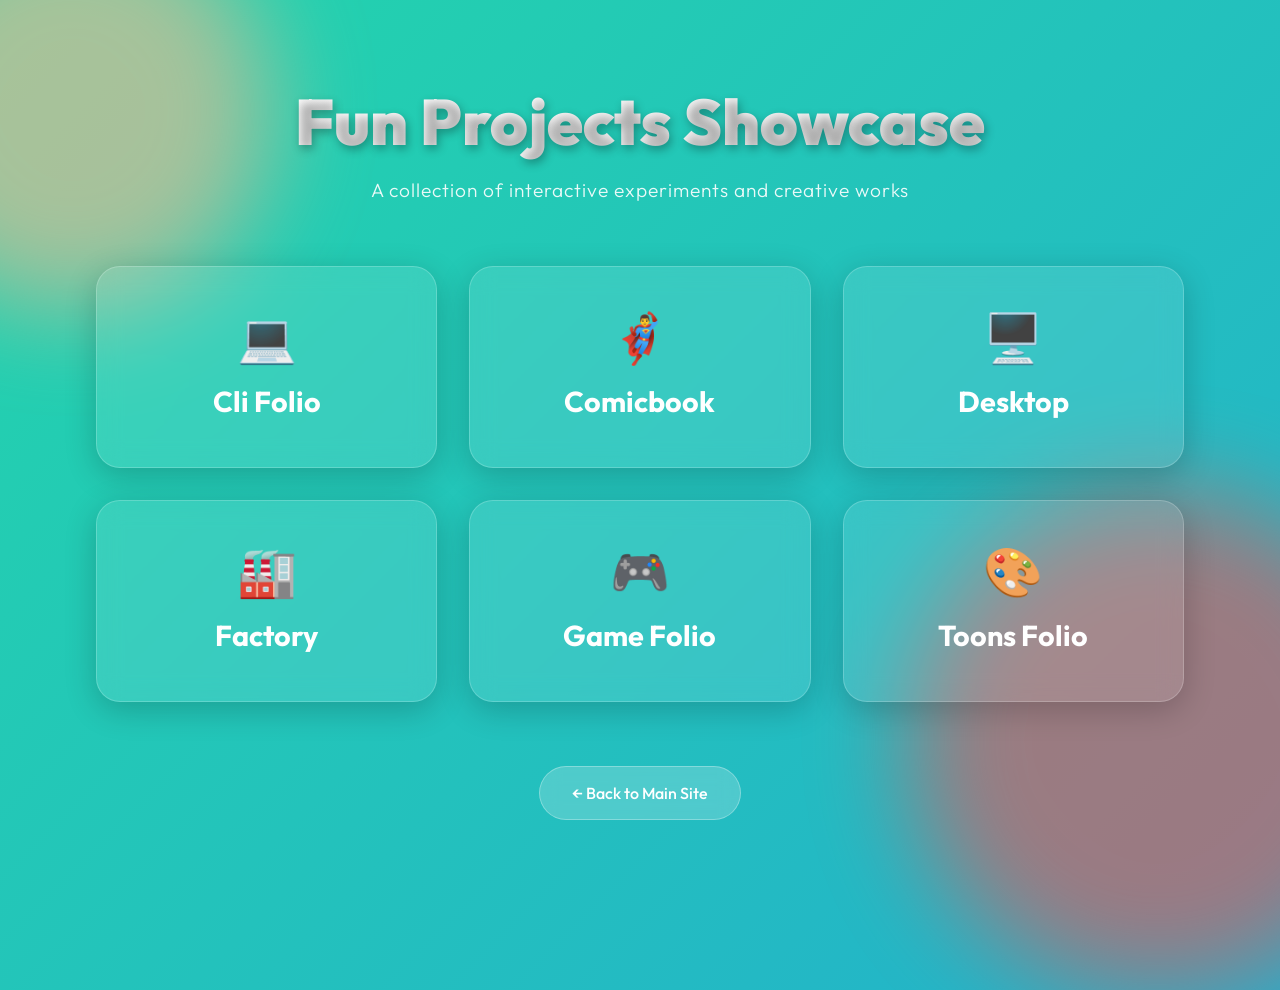
<file: index.html>
<!DOCTYPE html>
<html lang="en">
<head>
    <meta charset="UTF-8">
    <meta name="viewport" content="width=device-width, initial-scale=1.0">
    <title>Fun Projects Showcase</title>
    <link href="https://fonts.googleapis.com/css2?family=Outfit:wght@300;500;700;900&display=swap" rel="stylesheet">
    <style>
        :root {
            --primary: #8a2be2;
            --secondary: #4b0082;
            --tertiary: #ff1493;
            --text-color: #ffffff;
            --card-bg: rgba(255, 255, 255, 0.1);
            --card-border: rgba(255, 255, 255, 0.2);
            --hover-bg: rgba(255, 255, 255, 0.2);
        }

        * {
            margin: 0;
            padding: 0;
            box-sizing: border-box;
        }

        body {
            font-family: 'Outfit', sans-serif;
            color: var(--text-color);
            min-height: 100vh;
            display: flex;
            flex-direction: column;
            align-items: center;
            justify-content: center;
            overflow-x: hidden;
            background: linear-gradient(-45deg, #ee7752, #e73c7e, #23a6d5, #23d5ab);
            background-size: 400% 400%;
            animation: gradientBG 15s ease infinite;
        }

        @keyframes gradientBG {
            0% { background-position: 0% 50%; }
            50% { background-position: 100% 50%; }
            100% { background-position: 0% 50%; }
        }

        .container {
            max-width: 1200px;
            width: 90%;
            margin: 0 auto;
            padding: 4rem 2rem;
            position: relative;
            z-index: 10;
        }

        header {
            text-align: center;
            margin-bottom: 4rem;
        }

        h1 {
            font-size: 4rem;
            font-weight: 900;
            margin-bottom: 1rem;
            text-shadow: 2px 4px 10px rgba(0,0,0,0.3);
            background: -webkit-linear-gradient(45deg, #fff, #f0f0f0);
            -webkit-background-clip: text;
            -webkit-text-fill-color: transparent;
        }

        p.subtitle {
            font-size: 1.2rem;
            font-weight: 300;
            opacity: 0.9;
            letter-spacing: 1px;
        }

        .projects-grid {
            display: grid;
            grid-template-columns: repeat(auto-fit, minmax(300px, 1fr));
            gap: 2rem;
        }

        .project-card {
            background: var(--card-bg);
            backdrop-filter: blur(12px);
            -webkit-backdrop-filter: blur(12px);
            border: 1px solid var(--card-border);
            border-radius: 24px;
            padding: 2.5rem 2rem;
            text-decoration: none;
            color: var(--text-color);
            transition: all 0.4s cubic-bezier(0.175, 0.885, 0.32, 1.275);
            display: flex;
            flex-direction: column;
            align-items: center;
            justify-content: center;
            text-align: center;
            box-shadow: 0 8px 32px 0 rgba(0, 0, 0, 0.2);
            position: relative;
            overflow: hidden;
        }

        .project-card::before {
            content: '';
            position: absolute;
            top: 0;
            left: -100%;
            width: 50%;
            height: 100%;
            background: linear-gradient(to right, transparent, rgba(255,255,255,0.2), transparent);
            transform: skewX(-20deg);
            transition: all 0.5s ease;
        }

        .project-card:hover {
            transform: translateY(-10px) scale(1.02);
            background: var(--hover-bg);
            box-shadow: 0 15px 45px 0 rgba(0, 0, 0, 0.3);
            border-color: rgba(255,255,255,0.4);
        }

        .project-card:hover::before {
            left: 200%;
        }

        .project-title {
            font-size: 1.8rem;
            font-weight: 700;
            margin-bottom: 0.5rem;
            z-index: 2;
        }
        
        .project-icon {
            font-size: 3rem;
            margin-bottom: 1rem;
            z-index: 2;
            transition: transform 0.3s ease;
        }

        .project-card:hover .project-icon {
            transform: scale(1.2) rotate(5deg);
        }

        .back-home {
            display: inline-block;
            margin-top: 4rem;
            padding: 1rem 2rem;
            background: rgba(255, 255, 255, 0.2);
            backdrop-filter: blur(10px);
            border: 1px solid rgba(255, 255, 255, 0.3);
            border-radius: 50px;
            color: white;
            text-decoration: none;
            font-weight: 500;
            transition: all 0.3s ease;
        }

        .back-home:hover {
            background: rgba(255, 255, 255, 0.3);
            transform: translateY(-3px);
            box-shadow: 0 5px 15px rgba(0,0,0,0.2);
        }

        /* Floating elements for extra dynamic feel */
        .shape {
            position: absolute;
            filter: blur(50px);
            z-index: 1;
            opacity: 0.6;
            animation: float 10s ease-in-out infinite;
        }

        .shape-1 {
            top: -10%;
            left: -10%;
            width: 400px;
            height: 400px;
            background: #ffb88e;
            border-radius: 50%;
        }

        .shape-2 {
            bottom: -10%;
            right: -10%;
            width: 500px;
            height: 500px;
            background: #ea5455;
            border-radius: 50%;
            animation-delay: -5s;
        }

        @keyframes float {
            0% { transform: translate(0, 0) rotate(0deg); }
            33% { transform: translate(30px, -50px) rotate(10deg); }
            66% { transform: translate(-20px, 20px) rotate(-10deg); }
            100% { transform: translate(0, 0) rotate(0deg); }
        }

        @media (max-width: 768px) {
            h1 { font-size: 2.5rem; }
            .container { padding: 2rem 1rem; }
            .projects-grid { grid-template-columns: 1fr; }
        }
    </style>
</head>
<body>

    <div class="shape shape-1"></div>
    <div class="shape shape-2"></div>

    <div class="container">
        <header>
            <h1>Fun Projects Showcase</h1>
            <p class="subtitle">A collection of interactive experiments and creative works</p>
        </header>

        <div class="projects-grid">
            <a href="cli-folio/" class="project-card">
                <div class="project-icon">💻</div>
                <div class="project-title">Cli Folio</div>
            </a>
            
            <a href="comicbook/" class="project-card">
                <div class="project-icon">🦸‍♂️</div>
                <div class="project-title">Comicbook</div>
            </a>
            
            <a href="desktop/" class="project-card">
                <div class="project-icon">🖥️</div>
                <div class="project-title">Desktop</div>
            </a>
            
            <a href="factory/" class="project-card">
                <div class="project-icon">🏭</div>
                <div class="project-title">Factory</div>
            </a>
            
            <a href="game-folio/" class="project-card">
                <div class="project-icon">🎮</div>
                <div class="project-title">Game Folio</div>
            </a>
            
            <a href="toons-folio/" class="project-card">
                <div class="project-icon">🎨</div>
                <div class="project-title">Toons Folio</div>
            </a>
        </div>
        
        <div style="text-align: center;">
            <a href="/" class="back-home">← Back to Main Site</a>
        </div>
    </div>

</body>
</html>
</file>
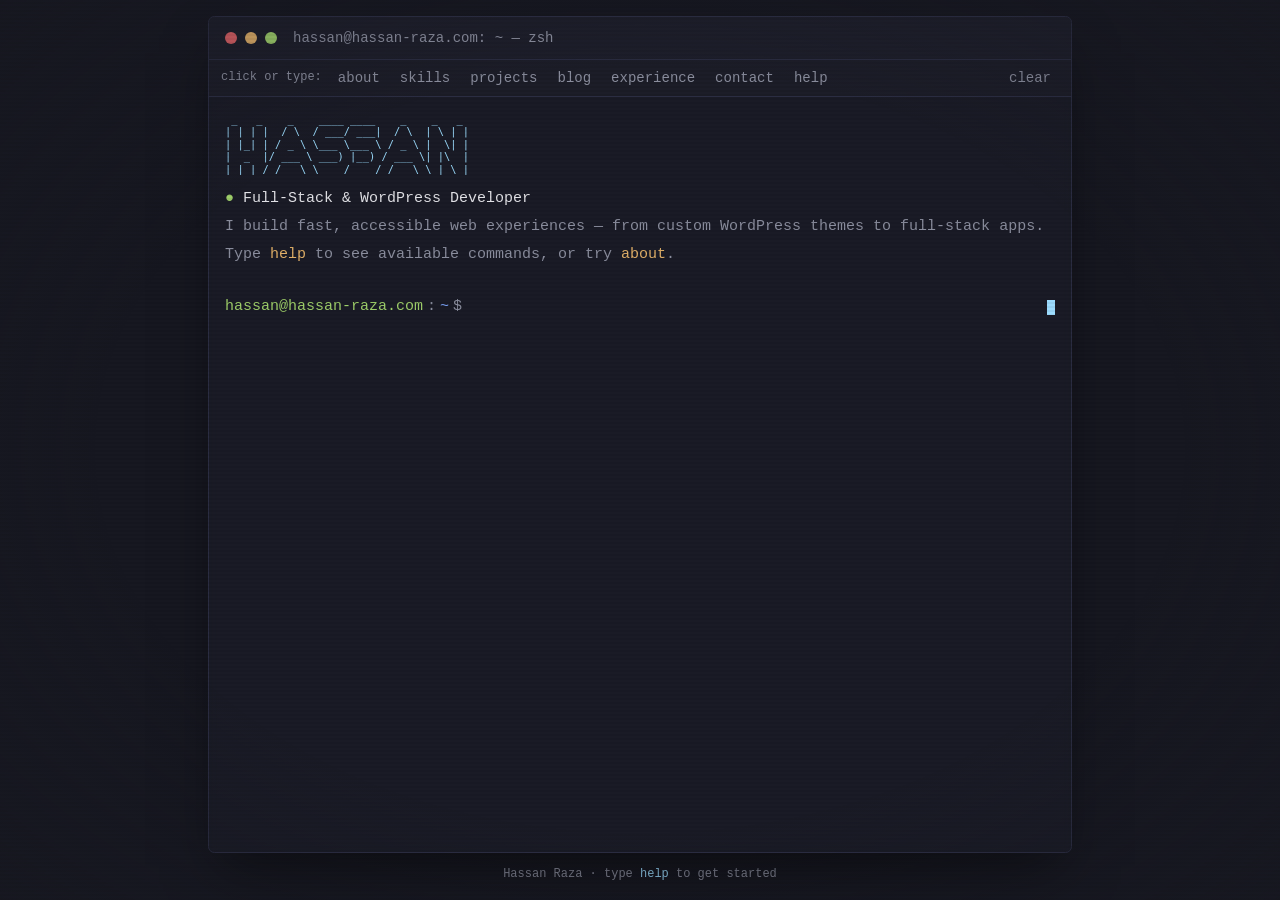
<file: cli-folio/index.html>
<!DOCTYPE html>
<html lang="en">
<head>
  <meta charset="UTF-8">
  <meta name="viewport" content="width=device-width, initial-scale=1.0">
  <title>Hassan Raza - CLI Folio</title>
  <link rel="stylesheet" href="style.css">
</head>
<body class="crt-overlay">
  <div class="app-container">
    <div class="terminal-window">
      <!-- Title bar -->
      <div class="title-bar">
        <div class="title-dot dot-red"></div>
        <div class="title-dot dot-yellow"></div>
        <div class="title-dot dot-green"></div>
        <div class="title-text">hassan@hassan-raza.com: ~ — zsh</div>
      </div>

      <!-- Nav bar -->
      <nav class="nav-bar">
        <span class="nav-hint">click or type:</span>
        <button class="nav-btn">about</button>
        <button class="nav-btn">skills</button>
        <button class="nav-btn">projects</button>
        <button class="nav-btn">blog</button>
        <button class="nav-btn">experience</button>
        <button class="nav-btn">contact</button>
        <button class="nav-btn">help</button>
        <button class="nav-btn clear-btn">clear</button>
      </nav>

      <!-- Terminal body -->
      <div class="terminal-body" id="terminal-body">
        <div class="boot-banner">
          <pre> _   _    _    ____ ____    _    _   _ 
| | | |  / \  / ___/ ___|  / \  | \ | |
| |_| | / _ \ \___ \___ \ / _ \ |  \| |
|  _  |/ ___ \ ___) |__) / ___ \| |\  |
|_| |_/_/   \_\____/____/_/   \_\_| \_|</pre>
          <div style="display:flex;flex-direction:column;gap:0.25rem;">
            <p><span class="text-green">●</span> Full-Stack &amp; WordPress Developer</p>
            <p class="text-muted">I build fast, accessible web experiences — from custom WordPress themes to full-stack apps.</p>
          </div>
          <p class="text-muted" style="margin-top:0.25rem;">
            Type <span class="text-yellow">help</span> to see available commands, or try <span class="text-yellow">about</span>.
          </p>
        </div>

        <div class="history-container" id="history-container"></div>

        <div class="input-container">
          <div class="prompt-line">
            <span class="prompt-text green">hassan@hassan-raza.com</span>
            <span class="text-muted">:</span>
            <span class="prompt-text blue">~</span>
            <span class="text-muted">$ </span>
          </div>
          <div style="position:relative;flex:1;display:flex;align-items:center;">
            <input type="text" id="cmd-input" class="terminal-input" autocomplete="off" spellcheck="false" autofocus>
            <span class="terminal-cursor"></span>
          </div>
        </div>

        <div class="suggestions" id="suggestions"></div>
      </div>
    </div>

    <p class="footer-text">Hassan Raza · type <span class="text-primary">help</span> to get started</p>
  </div>

  <script src="script.js"></script>
</body>
</html>
</file>
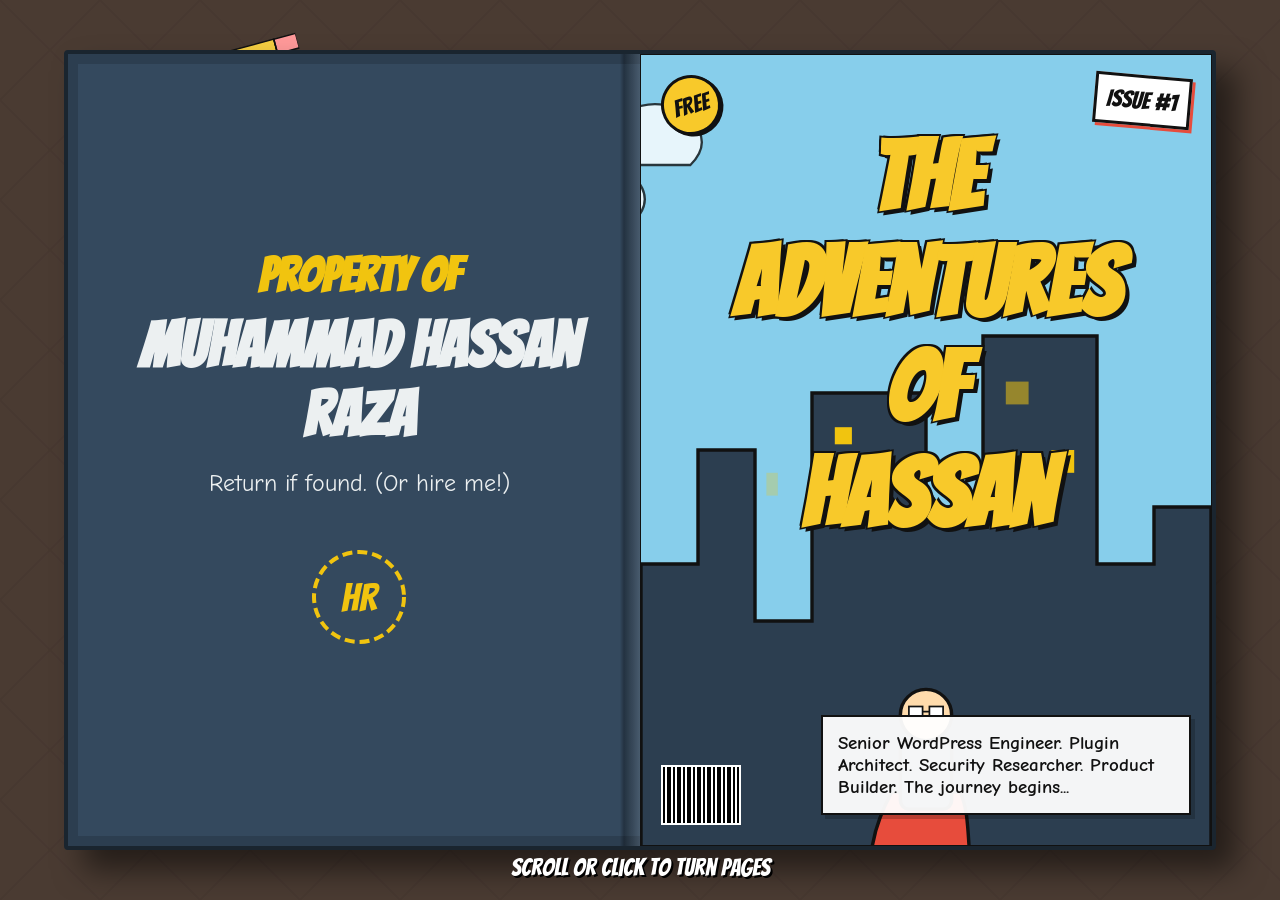
<file: comicbook/index.html>
<!DOCTYPE html>
<html lang="en">
<head>
    <meta charset="UTF-8">
    <meta name="viewport" content="width=device-width, initial-scale=1.0">
    <title>The Adventures of Hassan - Interactive Comic</title>
    <style>
        /* CSS reset and fonts */
        @import url('https://fonts.googleapis.com/css2?family=Bangers&family=Comic+Neue:wght@400;700&display=swap');
        
        :root {
            --comic-bg: #fdf5e6;
            --ink: #111;
            --panel-border: #000;
            --highlight: #f8c92a;
            --accent-red: #e74c3c;
            --accent-blue: #3498db;
            --accent-green: #2ecc71;
        }

        * {
            box-sizing: border-box;
            margin: 0;
            padding: 0;
        }

        body {
            font-family: 'Comic Neue', cursive;
            background: #4a3b32 url('data:image/svg+xml;utf8,<svg width="100" height="100" xmlns="http://www.w3.org/2000/svg"><rect width="100" height="100" fill="%234a3b32"/><path d="M0 0l100 100M100 0L0 100" stroke="%233e312a" stroke-width="2" opacity="0.3"/></svg>'); /* Wooden desk texture */
            overflow: hidden;
            display: flex;
            justify-content: center;
            align-items: center;
            height: 100vh;
            color: var(--ink);
        }

        /* Desk items */
        .desk-item {
            position: absolute;
            pointer-events: auto;
            transition: transform 0.3s ease;
            cursor: pointer;
        }
        .coffee-mug {
            bottom: 50px;
            right: 100px;
            width: 80px;
            height: 80px;
            z-index: 0;
        }
        .pencil {
            top: 50px;
            left: 150px;
            width: 150px;
            height: 20px;
            transform: rotate(-15deg);
            z-index: 0;
        }

        /* Comic Book Container */
        .comic-book {
            width: 90vw;
            max-width: 1200px;
            height: 90vh;
            max-height: 800px;
            position: relative;
            perspective: 2500px;
            box-shadow: 20px 20px 30px rgba(0,0,0,0.5);
            background: #2c3e50; /* Hardcover color */
            border: 4px solid #1a252f;
            border-radius: 4px;
            z-index: 10;
            display: flex;
        }

        .comic-book::before {
            content: '';
            position: absolute;
            left: 50%;
            top: 0;
            bottom: 0;
            width: 40px;
            transform: translateX(-50%);
            background: linear-gradient(to right, transparent, rgba(0,0,0,0.3) 10%, rgba(255,255,255,0.1) 50%, rgba(0,0,0,0.3) 90%, transparent);
            z-index: 2;
            pointer-events: none;
        }

        .inside-cover {
            flex: 1;
            height: 100%;
            padding: 40px;
            display: flex;
            flex-direction: column;
            justify-content: center;
            align-items: center;
            background: #34495e; /* Inner paper */
            border: 10px solid #2c3e50;
            color: #ecf0f1;
            text-align: center;
            font-family: 'Bangers', cursive;
        }
        
        .inside-cover-left {
            border-right: none;
        }
        .inside-cover-right {
            border-left: none;
        }

        /* Pages */
        .page {
            width: 50%;
            height: 100%;
            position: absolute;
            top: 0;
            right: 0;
            transform-origin: left center;
            transform-style: preserve-3d;
            transition: transform 1s cubic-bezier(0.645, 0.045, 0.355, 1);
            background: var(--comic-bg);
            border: 1px solid var(--ink);
            z-index: 1;
            /* Paper texture */
            background-image: url('data:image/svg+xml;utf8,<svg xmlns="http://www.w3.org/2000/svg" width="200" height="200"><filter id="noise"><feTurbulence type="fractalNoise" baseFrequency="0.8" numOctaves="4" stitchTiles="stitch"/></filter><rect width="100%" height="100%" filter="url(%23noise)" opacity="0.05"/></svg>'), linear-gradient(to right, rgba(0,0,0,0.1) 0%, transparent 5%, transparent 95%, rgba(0,0,0,0.05) 100%);
            cursor: pointer;
        }

        .page.flipped {
            transform: rotateY(-180deg);
        }

        .page-front, .page-back {
            position: absolute;
            width: 100%;
            height: 100%;
            backface-visibility: hidden;
            padding: 20px;
            overflow: hidden;
            display: flex;
            flex-direction: column;
        }

        .page-back {
            transform: rotateY(180deg);
            background: #f4ebd8;
        }

        /* Comic Elements */
        .panel {
            border: 4px solid var(--panel-border);
            background: #fff;
            position: relative;
            margin-bottom: 15px;
            overflow: hidden;
            box-shadow: 4px 4px 0 rgba(0,0,0,0.2);
            transition: transform 0.3s ease;
        }
        .panel:hover {
            transform: scale(1.02);
            z-index: 10;
            box-shadow: 8px 8px 0 rgba(0,0,0,0.3);
        }

        .caption {
            background: var(--highlight);
            border: 2px solid var(--ink);
            padding: 8px 12px;
            font-family: 'Bangers', cursive;
            font-size: 1.2rem;
            position: absolute;
            top: 0;
            left: 0;
            box-shadow: 2px 2px 0 var(--ink);
            z-index: 5;
        }

        .speech-bubble {
            background: #fff;
            border: 3px solid var(--ink);
            border-radius: 50%;
            padding: 15px 20px;
            position: absolute;
            font-weight: bold;
            font-size: 1.1rem;
            box-shadow: 3px 3px 0 var(--ink);
            animation: float 3s ease-in-out infinite;
            z-index: 5;
        }
        
        .speech-bubble::after {
            content: '';
            position: absolute;
            bottom: -15px;
            left: 50%;
            border-width: 15px 15px 0 0;
            border-style: solid;
            border-color: #fff transparent transparent transparent;
        }

        .speech-bubble::before {
            content: '';
            position: absolute;
            bottom: -19px;
            left: 48%;
            border-width: 18px 18px 0 0;
            border-style: solid;
            border-color: var(--ink) transparent transparent transparent;
            z-index: -1;
        }

        .sound-effect {
            font-family: 'Bangers', cursive;
            font-size: 3rem;
            color: var(--accent-red);
            text-shadow: 3px 3px 0 #fff, 6px 6px 0 var(--ink);
            position: absolute;
            transform: rotate(-15deg);
            z-index: 6;
            animation: pop 0.5s cubic-bezier(0.175, 0.885, 0.32, 1.275) forwards;
            pointer-events: none;
        }

        /* Halftone background utility */
        .halftone {
            background: radial-gradient(circle, var(--accent-blue) 2px, transparent 2.5px);
            background-size: 10px 10px;
        }

        /* Animations */
        @keyframes float {
            0% { transform: translateY(0); }
            50% { transform: translateY(-5px); }
            100% { transform: translateY(0); }
        }
        @keyframes pop {
            0% { transform: scale(0) rotate(-45deg); opacity: 0; }
            80% { transform: scale(1.2) rotate(-10deg); opacity: 1; }
            100% { transform: scale(1) rotate(-15deg); }
        }
        
        .comic-title {
            font-family: 'Bangers', cursive;
            font-size: 6rem;
            text-align: center;
            color: var(--highlight);
            text-shadow: 4px 4px 0 var(--ink), -2px -2px 0 var(--ink), 2px -2px 0 var(--ink), -2px 2px 0 var(--ink);
            line-height: 1.1;
            margin-top: 50px;
            position: relative;
            z-index: 10;
            animation: pulseTitle 2s infinite alternate;
        }

        @keyframes pulseTitle {
            from { transform: scale(1); }
            to { transform: scale(1.02); }
        }

        /* Layout grids for panels */
        .panel-grid-1 { display: grid; grid-template-rows: 1fr; height: 100%; gap: 15px; }
        .panel-grid-2 { display: grid; grid-template-rows: 1fr 1fr; height: 100%; gap: 15px; }
        .panel-grid-3 { display: grid; grid-template-rows: 1fr 1fr 1fr; height: 100%; gap: 15px; }
        .panel-grid-custom-1 { display: grid; grid-template-columns: 1fr 1fr; grid-template-rows: 1fr 1fr; height: 100%; gap: 15px; }
        .span-2 { grid-column: span 2; }

        /* Cover specific styles */
        .cover-art {
            position: absolute;
            top: 0; left: 0; right: 0; bottom: 0;
            z-index: 1;
            overflow: hidden;
            background: #87CEEB; /* Sky blue */
        }
        
        .issue-number {
            position: absolute;
            top: 20px;
            right: 20px;
            background: #fff;
            border: 3px solid var(--ink);
            padding: 10px;
            font-family: 'Bangers', cursive;
            font-size: 1.5rem;
            transform: rotate(5deg);
            z-index: 20;
            box-shadow: 3px 3px 0 var(--accent-red);
        }

        .barcode {
            position: absolute;
            bottom: 20px;
            left: 20px;
            width: 80px;
            height: 60px;
            background: repeating-linear-gradient(to right, #000, #000 2px, #fff 2px, #fff 4px, #000 4px, #000 8px, #fff 8px, #fff 10px);
            border: 2px solid #fff;
            z-index: 20;
        }

        .price-tag {
            position: absolute;
            top: 20px;
            left: 20px;
            background: var(--highlight);
            border: 3px solid var(--ink);
            border-radius: 50%;
            width: 60px;
            height: 60px;
            display: flex;
            align-items: center;
            justify-content: center;
            font-family: 'Bangers', cursive;
            font-size: 1.5rem;
            z-index: 20;
            box-shadow: 2px 2px 0 var(--ink);
            transform: rotate(-15deg);
        }

        /* Intro Text overlay */
        .intro-text {
            font-size: 1.2rem;
            background: rgba(255,255,255,0.95);
            border: 2px solid var(--ink);
            padding: 15px;
            position: absolute;
            bottom: 30px;
            right: 20px;
            width: 65%;
            z-index: 20;
            box-shadow: 4px 4px 0 rgba(0,0,0,0.2);
            font-weight: bold;
        }

        /* Characters & SVGs */
        .svg-layer {
            width: 100%;
            height: 100%;
            display: block;
        }

        /* Page Navigation Instructions */
        .nav-instruction {
            position: fixed;
            bottom: 20px;
            left: 50%;
            transform: translateX(-50%);
            color: #fff;
            font-family: 'Bangers', cursive;
            font-size: 1.5rem;
            text-shadow: 2px 2px 0 #000;
            animation: pulseTitle 1.5s infinite alternate;
            z-index: 100;
            pointer-events: none;
        }
    </style>
</head>
<body>

    <!-- Desk Environment -->
    <svg class="desk-item coffee-mug" viewBox="0 0 100 100">
        <path d="M20 20 h40 v50 a20 20 0 0 0 40 0 h-40 z" fill="#fff" stroke="#111" stroke-width="3"/>
        <path d="M60 30 a15 15 0 0 1 20 0 v20 a15 15 0 0 1 -20 0" fill="none" stroke="#111" stroke-width="4"/>
        <path d="M25 10 q10 -15 20 0 t20 0" fill="none" stroke="#ccc" stroke-width="2" class="steam">
            <animate attributeName="d" values="M25 10 q10 -15 20 0 t20 0; M25 0 q10 -15 20 0 t20 0; M25 10 q10 -15 20 0 t20 0" dur="2s" repeatCount="indefinite"/>
        </path>
    </svg>

    <svg class="desk-item pencil" viewBox="0 0 200 20">
        <polygon points="0,10 20,0 20,20" fill="#f4ce42" stroke="#111" stroke-width="2"/>
        <polygon points="0,10 8,6 8,14" fill="#333"/>
        <rect x="20" y="0" width="150" height="20" fill="#f4ce42" stroke="#111" stroke-width="2"/>
        <rect x="170" y="0" width="30" height="20" fill="#ff9999" stroke="#111" stroke-width="2"/>
        <line x1="170" y1="0" x2="170" y2="20" stroke="#111" stroke-width="2"/>
    </svg>

    <div class="nav-instruction">Scroll or Click to Turn Pages</div>

    <div class="comic-book" id="comicBook">
        <!-- Inside Covers (fixed at back) -->
        <div class="inside-cover inside-cover-left">
            <h2 style="font-size: 3rem; color: #f1c40f;">Property of</h2>
            <h1 style="font-size: 4rem; margin-top: 10px;">Muhammad Hassan Raza</h1>
            <p style="font-family: 'Comic Neue', cursive; font-size: 1.5rem; margin-top: 20px;">Return if found. (Or hire me!)</p>
            <div style="margin-top: 50px;">
                <svg width="100" height="100" viewBox="0 0 100 100">
                    <circle cx="50" cy="50" r="45" fill="none" stroke="#f1c40f" stroke-width="4" stroke-dasharray="10 5"/>
                    <text x="50" y="65" font-family="Bangers" font-size="40" fill="#f1c40f" text-anchor="middle">HR</text>
                </svg>
            </div>
        </div>
        <div class="inside-cover inside-cover-right">
            <h2 style="font-size: 4rem; color: #e74c3c;">TO BE CONTINUED...</h2>
            <p style="font-family: 'Comic Neue', cursive; font-size: 1.5rem; margin-top: 20px;">Thanks for reading!</p>
            <a href="mailto:me@hassan-raza.com" style="margin-top: 40px; background: #f1c40f; color: #111; padding: 10px 20px; font-size: 2rem; text-decoration: none; border-radius: 5px; box-shadow: 3px 3px 0 #000;">Contact For Next Issue</a>
        </div>
        <!-- Pages added via JS -->
    </div>

    <script>
        const pagesData = [
            // Page 0 (Cover)
            {
                front: `
                    <div class="cover-art">
                        <svg class="svg-layer" viewBox="0 0 500 800" preserveAspectRatio="xMidYMid slice">
                            <!-- Background City -->
                            <rect width="100%" height="100%" fill="#87CEEB"/>
                            <!-- Moving Clouds -->
                            <g opacity="0.8">
                                <path d="M50 150 Q70 120 100 150 Q130 140 150 160 Q170 180 150 200 L50 200 Q30 180 50 150" fill="#fff" stroke="#111" stroke-width="2">
                                    <animateTransform attributeName="transform" type="translate" from="-200 0" to="600 0" dur="20s" repeatCount="indefinite"/>
                                </path>
                                <path d="M300 100 Q320 70 350 100 Q380 90 400 110 Q420 130 400 150 L300 150 Q280 130 300 100" fill="#fff" stroke="#111" stroke-width="2">
                                    <animateTransform attributeName="transform" type="translate" from="-400 0" to="600 0" dur="25s" repeatCount="indefinite"/>
                                </path>
                            </g>
                            
                            <!-- Cityscape -->
                            <path d="M0 800 L0 500 L50 500 L50 400 L100 400 L100 550 L150 550 L150 350 L250 350 L250 450 L300 450 L300 300 L400 300 L400 500 L450 500 L450 450 L500 450 L500 800 Z" fill="#2c3e50" stroke="#111" stroke-width="3"/>
                            
                            <!-- Windows -->
                            <rect x="110" y="420" width="10" height="20" fill="#f1c40f"><animate attributeName="opacity" values="1;0;1" dur="3s" repeatCount="indefinite"/></rect>
                            <rect x="170" y="380" width="15" height="15" fill="#f1c40f"/>
                            <rect x="320" y="340" width="20" height="20" fill="#f1c40f"><animate attributeName="opacity" values="0;1;0" dur="4s" repeatCount="indefinite"/></rect>
                            <rect x="360" y="400" width="20" height="20" fill="#f1c40f"/>
                            
                            <!-- Hero Silhouette -->
                            <g transform="translate(250, 700) scale(1.5)">
                                <!-- Cape -->
                                <path d="M -20 0 C -40 20, -50 50, -30 80 L 30 80 C 10 50, 20 20, 20 0 Z" fill="#e74c3c" stroke="#111" stroke-width="2">
                                    <animate attributeName="d" values="M -20 0 C -40 20, -50 50, -30 80 L 30 80 C 10 50, 20 20, 20 0 Z; M -20 0 C -30 20, -40 50, -20 80 L 40 80 C 20 50, 30 20, 20 0 Z; M -20 0 C -40 20, -50 50, -30 80 L 30 80 C 10 50, 20 20, 20 0 Z" dur="2s" repeatCount="indefinite"/>
                                </path>
                                <!-- Body -->
                                <rect x="-15" y="-30" width="30" height="40" rx="5" fill="#34495e" stroke="#111" stroke-width="2"/>
                                <!-- Head -->
                                <circle cx="0" cy="-45" r="15" fill="#ffdbac" stroke="#111" stroke-width="2"/>
                                <!-- Glasses -->
                                <rect x="-10" y="-50" width="8" height="6" fill="#fff" stroke="#111" stroke-width="1"/>
                                <rect x="2" y="-50" width="8" height="6" fill="#fff" stroke="#111" stroke-width="1"/>
                                <line x1="-2" y1="-47" x2="2" y2="-47" stroke="#111" stroke-width="1"/>
                            </g>
                        </svg>
                    </div>
                    <div class="price-tag">FREE</div>
                    <div class="issue-number">ISSUE #1</div>
                    <h1 class="comic-title">THE<br>ADVENTURES<br>OF<br>HASSAN</h1>
                    <div class="intro-text">Senior WordPress Engineer. Plugin Architect. Security Researcher. Product Builder. The journey begins...</div>
                    <div class="barcode"></div>
                `,
                back: `
                    <div class="panel panel-grid-1" style="height: 100%; border: none; background: #eee;">
                        <h2 style="font-family:'Bangers'; text-align:center; margin-top:50px; font-size: 3rem; color: #999;">Advertisement</h2>
                        <div style="text-align:center; padding: 20px;">
                            <svg width="200" height="200" viewBox="0 0 100 100">
                                <circle cx="50" cy="50" r="40" fill="#f1c40f" stroke="#111" stroke-width="4"/>
                                <text x="50" y="55" font-family="Bangers" font-size="20" text-anchor="middle" fill="#111">BUY COFFEE</text>
                                <text x="50" y="70" font-family="Comic Neue" font-size="10" text-anchor="middle" fill="#111">Fueling Devs Since 1995</text>
                            </svg>
                        </div>
                    </div>
                `
            },
            // Page 1
            {
                front: `
                    <div class="caption">Chapter 1: The Origin</div>
                    <div class="panel-grid-2">
                        <div class="panel halftone">
                            <div class="caption" style="top:auto;bottom:0;border-top:2px solid var(--ink);border-bottom:none;">Who am I?</div>
                            <svg class="svg-layer" viewBox="0 0 400 300">
                                <rect width="100%" height="100%" fill="none"/>
                                <!-- Desk -->
                                <rect x="50" y="200" width="300" height="20" fill="#8B4513" stroke="#111" stroke-width="3"/>
                                <rect x="80" y="220" width="20" height="80" fill="#654321" stroke="#111" stroke-width="3"/>
                                <rect x="300" y="220" width="20" height="80" fill="#654321" stroke="#111" stroke-width="3"/>
                                
                                <!-- Hassan -->
                                <circle cx="200" cy="100" r="30" fill="#ffdbac" stroke="#111" stroke-width="3"/>
                                <rect x="170" y="130" width="60" height="70" rx="10" fill="#3498db" stroke="#111" stroke-width="3"/>
                                <!-- laptop -->
                                <polygon points="140,200 260,200 280,220 120,220" fill="#ecf0f1" stroke="#111" stroke-width="3"/>
                                <rect x="160" y="150" width="80" height="50" fill="#bdc3c7" stroke="#111" stroke-width="3"/>
                                
                                <!-- Code on screen -->
                                <line x1="165" y1="160" x2="190" y2="160" stroke="#2ecc71" stroke-width="2"/>
                                <line x1="165" y1="170" x2="220" y2="170" stroke="#e74c3c" stroke-width="2"/>
                                <line x1="165" y1="180" x2="180" y2="180" stroke="#f1c40f" stroke-width="2"/>
                                
                                <g class="eyes">
                                    <circle cx="190" cy="95" r="3" fill="#111"><animate attributeName="cy" values="95;95;96;95" dur="3s" repeatCount="indefinite"/></circle>
                                    <circle cx="210" cy="95" r="3" fill="#111"><animate attributeName="cy" values="95;95;96;95" dur="3s" repeatCount="indefinite"/></circle>
                                    <!-- Glasses -->
                                    <rect x="180" y="90" width="16" height="10" fill="none" stroke="#111" stroke-width="2"/>
                                    <rect x="204" y="90" width="16" height="10" fill="none" stroke="#111" stroke-width="2"/>
                                    <line x1="196" y1="95" x2="204" y2="95" stroke="#111" stroke-width="2"/>
                                </g>
                            </svg>
                            <div class="speech-bubble" style="top: 20px; left: 20px; width:150px;">I'm Muhammad Hassan Raza. I build things.</div>
                        </div>
                        <div class="panel">
                            <svg class="svg-layer" viewBox="0 0 400 300">
                                <rect width="100%" height="100%" fill="#2c3e50"/>
                                <!-- Server Racks -->
                                <rect x="50" y="50" width="80" height="200" fill="#34495e" stroke="#111" stroke-width="3"/>
                                <line x1="50" y1="90" x2="130" y2="90" stroke="#111" stroke-width="3"/>
                                <line x1="50" y1="130" x2="130" y2="130" stroke="#111" stroke-width="3"/>
                                <circle cx="70" cy="70" r="5" fill="#2ecc71"><animate attributeName="opacity" values="1;0;1" dur="1s" repeatCount="indefinite"/></circle>
                                <circle cx="90" cy="70" r="5" fill="#e74c3c"><animate attributeName="opacity" values="0;1;0" dur="1.5s" repeatCount="indefinite"/></circle>
                                
                                <rect x="270" y="50" width="80" height="200" fill="#34495e" stroke="#111" stroke-width="3"/>
                                <line x1="270" y1="90" x2="350" y2="90" stroke="#111" stroke-width="3"/>
                                <line x1="270" y1="130" x2="350" y2="130" stroke="#111" stroke-width="3"/>
                                <circle cx="290" cy="110" r="5" fill="#f1c40f"><animate attributeName="opacity" values="1;0.5;1" dur="0.8s" repeatCount="indefinite"/></circle>
                                
                                <!-- Hassan in middle pointing -->
                                <circle cx="200" cy="120" r="25" fill="#ffdbac" stroke="#111" stroke-width="3"/>
                                <rect x="175" y="145" width="50" height="100" fill="#3498db" stroke="#111" stroke-width="3"/>
                                <path d="M 225 155 L 260 130" stroke="#ffdbac" stroke-width="15" stroke-linecap="round"/>
                                <path d="M 225 155 L 260 130" stroke="#111" stroke-width="19" stroke-linecap="round" stroke-opacity="0.3"/> 
                            </svg>
                            <div class="caption">Engineering Systems</div>
                            <div class="speech-bubble" style="bottom: 20px; right: 20px; width: 180px;">I care about architecture, performance, and security.</div>
                        </div>
                    </div>
                `,
                back: `
                    <div class="caption">Chapter 2: The WordPress World (2010+)</div>
                    <div class="panel-grid-3">
                        <div class="panel" style="background:#e8f4f8;">
                            <svg class="svg-layer" viewBox="0 0 400 200">
                                <!-- Building Plugins -->
                                <path d="M 100 150 L 150 100 L 200 150 Z" fill="#34495e" stroke="#111" stroke-width="3"/>
                                <rect x="120" y="150" width="60" height="50" fill="#95a5a6" stroke="#111" stroke-width="3"/>
                                
                                <path d="M 200 150 L 250 100 L 300 150 Z" fill="#2980b9" stroke="#111" stroke-width="3"/>
                                <rect x="220" y="150" width="60" height="50" fill="#3498db" stroke="#111" stroke-width="3"/>
                                
                                <!-- Crane -->
                                <rect x="320" y="50" width="10" height="150" fill="#f39c12" stroke="#111" stroke-width="2"/>
                                <line x1="320" y1="50" x2="200" y2="50" stroke="#111" stroke-width="4"/>
                                <line x1="200" y1="50" x2="200" y2="100" stroke="#111" stroke-width="2" stroke-dasharray="4"/>
                                <rect x="180" y="100" width="40" height="40" fill="#2ecc71" stroke="#111" stroke-width="2"/>
                            </svg>
                            <div class="speech-bubble" style="top: 10px; left: 10px;">Joined InspiryThemes!</div>
                            <div class="sound-effect" style="right: 20px; top: 50px;">BUILD!</div>
                        </div>
                        <div class="panel" style="background:#ffeaa7;">
                            <svg class="svg-layer" viewBox="0 0 400 200">
                                <!-- RealHomes Theme -->
                                <rect x="50" y="50" width="120" height="120" fill="#fff" stroke="#111" stroke-width="3"/>
                                <polygon points="50,50 110,10 170,50" fill="#e74c3c" stroke="#111" stroke-width="3"/>
                                <rect x="90" y="120" width="40" height="50" fill="#8e44ad" stroke="#111" stroke-width="3"/>
                                
                                <!-- MedicalPress -->
                                <rect x="230" y="50" width="120" height="120" fill="#fff" stroke="#111" stroke-width="3"/>
                                <line x1="290" y1="70" x2="290" y2="110" stroke="#e74c3c" stroke-width="10"/>
                                <line x1="270" y1="90" x2="310" y2="90" stroke="#e74c3c" stroke-width="10"/>
                            </svg>
                            <div class="caption">RealHomes & MedicalPress</div>
                            <div class="speech-bubble" style="bottom: 10px; right: 10px;">Products trusted by thousands!</div>
                        </div>
                        <div class="panel" style="background:#ff7675;">
                             <svg class="svg-layer" viewBox="0 0 400 200">
                                <!-- RecipePress -->
                                <path d="M 150 150 Q 200 200 250 150 L 220 50 L 180 50 Z" fill="#fff" stroke="#111" stroke-width="3"/>
                                <path d="M 180 50 Q 200 20 220 50" fill="none" stroke="#111" stroke-width="3"/>
                                <circle cx="200" cy="120" r="20" fill="#f1c40f"/>
                                <!-- Steam -->
                                <path d="M190 40 q10 -20 20 0 t20 -10" fill="none" stroke="#fff" stroke-width="4">
                                     <animate attributeName="d" values="M190 40 q10 -20 20 0 t20 -10; M190 30 q10 -20 20 0 t20 -10; M190 40 q10 -20 20 0 t20 -10" dur="1s" repeatCount="indefinite"/>
                                </path>
                            </svg>
                            <div class="caption" style="top:auto; bottom:0;">RecipePress</div>
                            <div class="sound-effect" style="left: 20px; top: 20px; color:#fff; text-shadow:2px 2px 0 #111;">SIZZLE!</div>
                        </div>
                    </div>
                `
            },
            // Page 2
            {
                front: `
                    <div class="caption">Chapter 3: Architecture & Security</div>
                    <div class="panel-grid-custom-1">
                        <div class="panel span-2" style="background:#ecf0f1;">
                            <svg class="svg-layer" viewBox="0 0 800 200">
                                <!-- Blueprints -->
                                <rect width="100%" height="100%" fill="#3498db"/>
                                <!-- Grid lines -->
                                <pattern id="blueprint-grid" width="20" height="20" patternUnits="userSpaceOnUse">
                                    <rect width="20" height="20" fill="none" stroke="#2980b9" stroke-width="1"/>
                                </pattern>
                                <rect width="100%" height="100%" fill="url(#blueprint-grid)"/>
                                
                                <rect x="100" y="50" width="150" height="100" fill="none" stroke="#fff" stroke-width="4" stroke-dasharray="10"/>
                                <rect x="300" y="50" width="150" height="100" fill="none" stroke="#fff" stroke-width="4" stroke-dasharray="10"/>
                                <rect x="500" y="50" width="150" height="100" fill="none" stroke="#fff" stroke-width="4" stroke-dasharray="10"/>
                                <line x1="250" y1="100" x2="300" y2="100" stroke="#fff" stroke-width="4"/>
                                <line x1="450" y1="100" x2="500" y2="100" stroke="#fff" stroke-width="4"/>
                            </svg>
                            <div class="speech-bubble" style="top: 20px; left: 50px;">Senior Engineering requires planning...</div>
                            <div class="sound-effect" style="right: 50px; top: 50px; color:#f1c40f;">ARCHITECT!</div>
                        </div>
                        <div class="panel" style="background:#c0392b;">
                            <svg class="svg-layer" viewBox="0 0 400 300">
                                <!-- Hacker / Bug -->
                                <circle cx="200" cy="150" r="50" fill="#111" stroke="#fff" stroke-width="3"/>
                                <polygon points="170,120 190,140 170,160" fill="#e74c3c"/>
                                <polygon points="230,120 210,140 230,160" fill="#e74c3c"/>
                                <path d="M 170 180 Q 200 160 230 180" fill="none" stroke="#e74c3c" stroke-width="4"/>
                                <!-- Legs -->
                                <path d="M 150 150 L 100 120" stroke="#111" stroke-width="6"/>
                                <path d="M 250 150 L 300 120" stroke="#111" stroke-width="6"/>
                                <path d="M 160 190 L 120 230" stroke="#111" stroke-width="6"/>
                                <path d="M 240 190 L 280 230" stroke="#111" stroke-width="6"/>
                            </svg>
                            <div class="caption">Security Research</div>
                            <div class="sound-effect" style="bottom: 20px; left: 20px; font-size: 2rem;">BZZZ!</div>
                        </div>
                        <div class="panel" style="background:#27ae60;">
                            <svg class="svg-layer" viewBox="0 0 400 300">
                                <!-- Shield -->
                                <path d="M 200 50 L 300 80 L 300 180 Q 200 280 100 180 L 100 80 Z" fill="#f1c40f" stroke="#111" stroke-width="4"/>
                                <path d="M 200 50 L 300 80 L 300 180 Q 200 280 200 280 Z" fill="#f39c12"/>
                                <!-- Checkmark -->
                                <path d="M 150 160 L 190 200 L 250 120" fill="none" stroke="#111" stroke-width="15" stroke-linecap="round" stroke-linejoin="round"/>
                            </svg>
                            <div class="speech-bubble" style="bottom: 20px; right: 20px; width: 120px;">Vulnerabilities patched!</div>
                            <div class="sound-effect" style="top: 20px; left: 20px; color: #fff;">SECURED!</div>
                        </div>
                    </div>
                `,
                back: `
                    <div class="caption">Chapter 4: Elevoire & The Future</div>
                    <div class="panel-grid-2">
                        <div class="panel halftone" style="background-color: #2980b9;">
                            <svg class="svg-layer" viewBox="0 0 800 300">
                                <!-- Rocket Launch -->
                                <g transform="translate(400, 200)">
                                    <!-- Exhaust -->
                                    <polygon points="-20,50 20,50 0,150" fill="#e74c3c">
                                        <animate attributeName="points" values="-20,50 20,50 0,150; -30,50 30,50 0,180; -20,50 20,50 0,150" dur="0.2s" repeatCount="indefinite"/>
                                    </polygon>
                                    <polygon points="-10,50 10,50 0,100" fill="#f1c40f">
                                         <animate attributeName="points" values="-10,50 10,50 0,100; -15,50 15,50 0,120; -10,50 10,50 0,100" dur="0.1s" repeatCount="indefinite"/>
                                    </polygon>
                                    
                                    <!-- Rocket Body -->
                                    <path d="M -30 50 L 30 50 L 30 -50 C 30 -100, 0 -150, 0 -150 C 0 -150, -30 -100, -30 -50 Z" fill="#ecf0f1" stroke="#111" stroke-width="4"/>
                                    <circle cx="0" cy="-30" r="15" fill="#3498db" stroke="#111" stroke-width="3"/>
                                    
                                    <!-- Fins -->
                                    <polygon points="-30,0 -50,50 -30,50" fill="#e74c3c" stroke="#111" stroke-width="3"/>
                                    <polygon points="30,0 50,50 30,50" fill="#e74c3c" stroke="#111" stroke-width="3"/>
                                    
                                    <!-- Animation -->
                                    <animateTransform attributeName="transform" type="translate" values="400,200; 400,205; 400,200" dur="0.1s" repeatCount="indefinite"/>
                                </g>
                                
                                <!-- Stars -->
                                <circle cx="100" cy="50" r="2" fill="#fff"><animate attributeName="opacity" values="0;1;0" dur="2s" repeatCount="indefinite"/></circle>
                                <circle cx="200" cy="150" r="3" fill="#fff"><animate attributeName="opacity" values="0;1;0" dur="3s" repeatCount="indefinite"/></circle>
                                <circle cx="700" cy="80" r="2" fill="#fff"><animate attributeName="opacity" values="0;1;0" dur="1.5s" repeatCount="indefinite"/></circle>
                            </svg>
                            <div class="speech-bubble" style="top: 20px; left: 20px;">2026: Founding Elevoire</div>
                            <div class="caption" style="top:auto; bottom:0;">Building product-led software businesses.</div>
                            <div class="sound-effect" style="right: 50px; bottom: 50px; font-size:4rem; color:#fff;">LAUNCH!</div>
                        </div>
                        <div class="panel" style="background:#fdf5e6; display:flex; justify-content:center; align-items:center; text-align:center;">
                            <div style="padding: 40px;">
                                <h2 style="font-family:'Bangers'; font-size: 3rem;">Ready for the next adventure?</h2>
                                <p style="font-size: 1.5rem; margin-top: 20px;">Let's build something exceptional.</p>
                                <a href="mailto:me@hassan-raza.com" style="display:inline-block; margin-top: 30px; background:var(--accent-red); color:#fff; text-decoration:none; padding:15px 30px; font-family:'Bangers'; font-size: 1.5rem; border:3px solid var(--ink); border-radius: 10px; box-shadow: 4px 4px 0 var(--ink); transition: transform 0.2s;">
                                    CONTACT ME
                                </a>
                                <div style="margin-top:40px; font-size:0.9rem; color:#666;">View full portfolio at hassan-raza.com</div>
                            </div>
                        </div>
                    </div>
                `
            }
        ];

        const comicBook = document.getElementById('comicBook');
        let currentPage = 0;
        let isAnimating = false;

        // Render Pages
        pagesData.forEach((page, index) => {
            const pageEl = document.createElement('div');
            pageEl.className = 'page';
            // Z-index: first page on top.
            pageEl.style.zIndex = pagesData.length - index;

            const frontEl = document.createElement('div');
            frontEl.className = 'page-front';
            frontEl.innerHTML = page.front;

            const backEl = document.createElement('div');
            backEl.className = 'page-back';
            backEl.innerHTML = page.back;

            pageEl.appendChild(frontEl);
            pageEl.appendChild(backEl);

            // Click to flip
            pageEl.addEventListener('click', () => {
                if(isAnimating) return;
                
                if (pageEl.classList.contains('flipped')) {
                    // Flip back (only if it's the current active left page)
                    if (index === currentPage - 1) {
                        isAnimating = true;
                        pageEl.style.zIndex = 100; // Keep on top during flip
                        pageEl.classList.remove('flipped');
                        currentPage--;
                        setTimeout(() => {
                            updateZIndices();
                            isAnimating = false;
                        }, 1000);
                    }
                } else {
                    // Flip forward
                    if (index === currentPage) {
                        isAnimating = true;
                        pageEl.style.zIndex = 100; // Keep on top during flip
                        pageEl.classList.add('flipped');
                        currentPage++;
                        setTimeout(() => {
                            updateZIndices();
                            isAnimating = false;
                        }, 1000);
                    }
                }
            });

            comicBook.appendChild(pageEl);
        });

        function updateZIndices() {
            const pages = document.querySelectorAll('.page');
            pages.forEach((page, index) => {
                if (page.classList.contains('flipped')) {
                    // Flipped pages go to the left side, stack order needs to reverse
                    page.style.zIndex = index + 1;
                } else {
                    // Unflipped pages on the right side
                    page.style.zIndex = pages.length - index;
                }
            });
        }

        // Wheel to scroll
        window.addEventListener('wheel', (e) => {
            if (isAnimating) return;
            const pages = document.querySelectorAll('.page');
            
            if (e.deltaY > 50) {
                // Scroll down -> next page
                if (currentPage < pages.length) {
                    isAnimating = true;
                    pages[currentPage].style.zIndex = 100; // Keep on top during flip
                    pages[currentPage].classList.add('flipped');
                    currentPage++;
                    setTimeout(() => {
                        updateZIndices();
                        isAnimating = false;
                    }, 1000);
                }
            } else if (e.deltaY < -50) {
                // Scroll up -> prev page
                if (currentPage > 0) {
                    isAnimating = true;
                    currentPage--;
                    pages[currentPage].style.zIndex = 100; // Keep on top during flip
                    pages[currentPage].classList.remove('flipped');
                    setTimeout(() => {
                        updateZIndices();
                        isAnimating = false;
                    }, 1000);
                }
            }
        });

        // Add some interactive easter eggs
        document.addEventListener('DOMContentLoaded', () => {
            const mug = document.querySelector('.coffee-mug');
            mug.addEventListener('mouseover', () => {
                mug.style.transform = 'translateY(-10px) rotate(5deg)';
            });
            mug.addEventListener('mouseout', () => {
                mug.style.transform = 'translateY(0) rotate(0)';
            });
            
            const pencil = document.querySelector('.pencil');
            pencil.addEventListener('click', () => {
                pencil.style.transform = 'rotate(-30deg) translateX(20px)';
                setTimeout(() => {
                    pencil.style.transform = 'rotate(-15deg)';
                }, 500);
            });
        });
    </script>
</body>
</html>
</file>
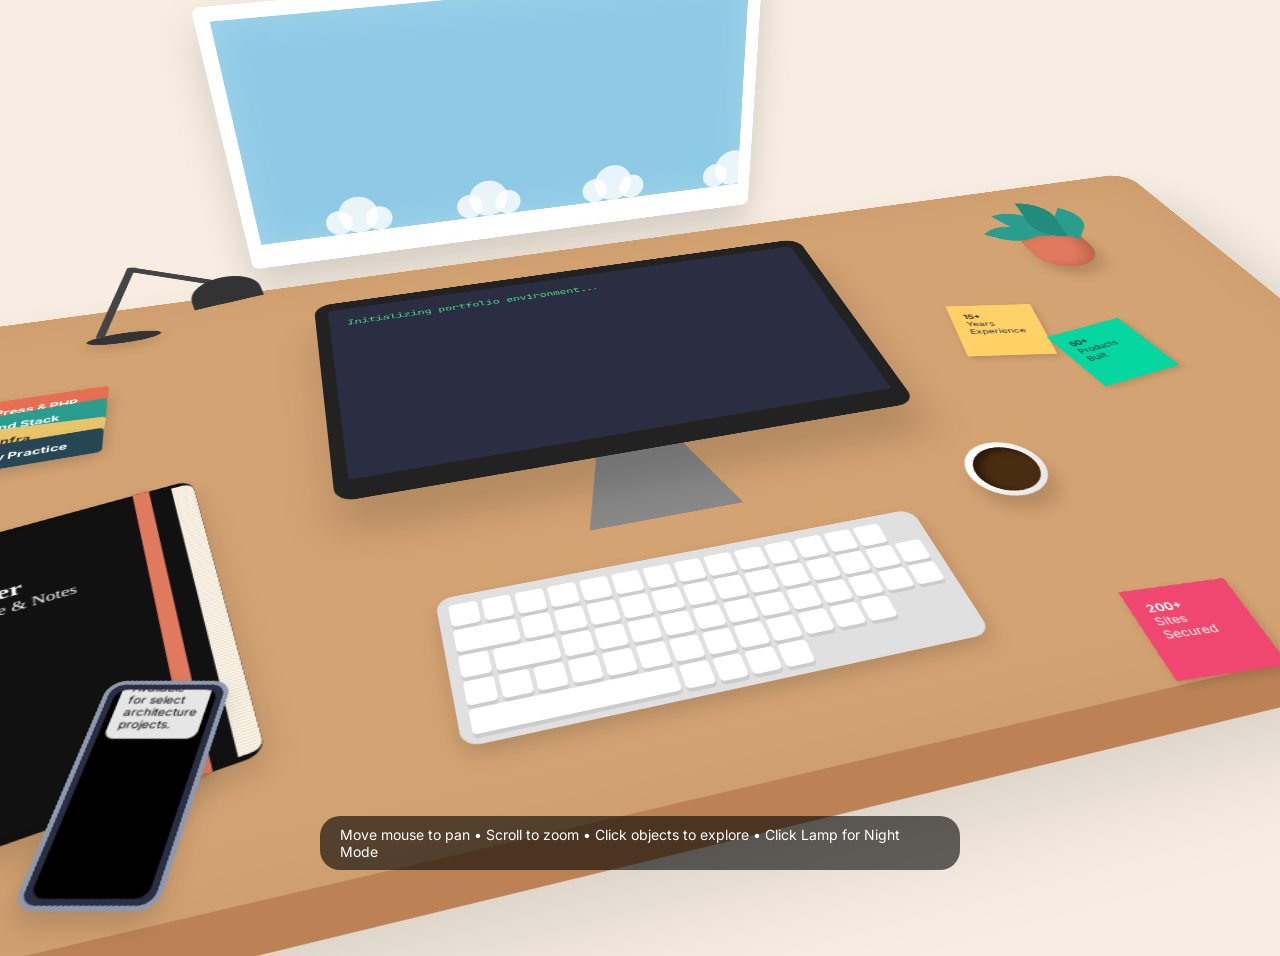
<file: desktop/index.html>
<!DOCTYPE html>
<html lang="en">

<head>
    <meta charset="UTF-8">
    <meta name="viewport" content="width=device-width, initial-scale=1.0">
    <title>Hassan Raza - Interactive Programmer Desk</title>
    <link href="https://fonts.googleapis.com/css2?family=Inter:wght@400;600;800&family=JetBrains+Mono&display=swap"
        rel="stylesheet">
    <style>
        :root {
            --bg-color: #f7ede2;
            --desk-color: #d4a373;
            --desk-edge: #bc8255;
            --shadow-color: rgba(0, 0, 0, 0.15);
            --primary-accent: #e07a5f;
            --monitor-bg: #2b2d42;
            --text-color: #2b2d42;
            --text-light: #8d99ae;
            --light-color: #fff3b0;
            --window-bg: #8ecae6;
            --day-transition: all 1s ease;
        }

        body.night-mode {
            --bg-color: #1a1a24;
            --desk-color: #3b302c;
            --desk-edge: #231b18;
            --shadow-color: rgba(0, 0, 0, 0.6);
            --window-bg: #023047;
            --light-color: #4cc9f0;
            color: #fff;
        }

        * {
            box-sizing: border-box;
            margin: 0;
            padding: 0;
            user-select: none;
        }

        body {
            font-family: 'Inter', sans-serif;
            background-color: var(--bg-color);
            overflow: hidden;
            width: 100vw;
            height: 100vh;
            color: var(--text-color);
            transition: var(--day-transition);
            perspective: 1200px;
        }

        /* Dust Particles */
        .dust-particles {
            position: absolute;
            top: 0;
            left: 0;
            width: 100%;
            height: 100%;
            pointer-events: none;
            z-index: 100;
            opacity: 0.5;
        }

        .dust {
            position: absolute;
            background: #fff;
            border-radius: 50%;
            opacity: 0;
            animation: float-dust 15s infinite linear;
        }

        @keyframes float-dust {
            0% {
                transform: translateY(0) translateX(0);
                opacity: 0;
            }

            20% {
                opacity: 0.8;
            }

            80% {
                opacity: 0.8;
            }

            100% {
                transform: translateY(-100px) translateX(100px);
                opacity: 0;
            }
        }

        /* Scene & Camera */
        #scene-wrapper {
            width: 100%;
            height: 100%;
            display: flex;
            justify-content: center;
            align-items: center;
            transform-style: preserve-3d;
            transition: transform 0.5s cubic-bezier(0.25, 1, 0.5, 1);
        }

        #scene {
            position: relative;
            width: 2000px;
            height: 1200px;
            transform-style: preserve-3d;
            transform: rotateX(50deg) rotateZ(-15deg);
            transition: transform 0.8s ease-out;
        }

        .scene-zoomed {
            transform: rotateX(20deg) rotateZ(0deg) scale(1.5) !important;
        }

        /* Room Environment */
        .window {
            position: absolute;
            top: -400px;
            left: 50%;
            transform: translateX(-50%) rotateX(-90deg);
            width: 800px;
            height: 400px;
            background-color: var(--window-bg);
            border: 20px solid #fff;
            border-bottom: 40px solid #fff;
            box-shadow: 0 0 50px rgba(255, 255, 255, 0.2) inset, 0 30px 60px var(--shadow-color);
            border-radius: 10px;
            overflow: hidden;
            transition: var(--day-transition);
            display: flex;
            align-items: flex-end;
        }

        .clouds {
            width: 200%;
            height: 100%;
            background: url('data:image/svg+xml;utf8,<svg viewBox="0 0 100 50" xmlns="http://www.w3.org/2000/svg"><circle cx="20" cy="40" r="10" fill="white" opacity="0.8"/><circle cx="35" cy="35" r="15" fill="white" opacity="0.8"/><circle cx="50" cy="40" r="10" fill="white" opacity="0.8"/></svg>') repeat-x;
            background-size: 200px auto;
            background-position: bottom;
            animation: move-clouds 60s linear infinite;
        }

        @keyframes move-clouds {
            0% {
                transform: translateX(0);
            }

            100% {
                transform: translateX(-50%);
            }
        }

        /* The Desk */
        #desk {
            position: absolute;
            width: 1600px;
            height: 800px;
            background: var(--desk-color);
            border-radius: 30px;
            top: 50%;
            left: 50%;
            transform: translate(-50%, -50%);
            box-shadow:
                0 40px 0 var(--desk-edge),
                0 60px 100px var(--shadow-color),
                inset 0 0 100px rgba(0, 0, 0, 0.05);
            transition: var(--day-transition);
        }

        /* Objects on Desk */
        .object {
            position: absolute;
            transform-style: preserve-3d;
            cursor: pointer;
            transition: all 0.3s cubic-bezier(0.175, 0.885, 0.32, 1.275);
            --tz: 0px;
            --rx: 0deg;
            --ry: 0deg;
            --rz: 0deg;
            --s: 1;
            transform: translateZ(var(--tz)) rotateX(var(--rx)) rotateY(var(--ry)) rotateZ(var(--rz)) scale(var(--s));
        }

        .object:hover {
            --tz: 20px;
            --s: 1.05;
            filter: drop-shadow(0 20px 20px var(--shadow-color));
        }

        /* Monitor */
        .monitor-container {
            width: 600px;
            height: 450px;
            top: 50px;
            left: 500px;
            /* --rx: -70deg; */
            transform-origin: bottom center;
        }

        .monitor {
            width: 600px;
            height: 350px;
            background: #111;
            border-radius: 20px;
            border: 15px solid #222;
            border-bottom-width: 30px;
            box-shadow: 0 50px 50px var(--shadow-color);
            overflow: hidden;
            display: flex;
            flex-direction: column;
            position: absolute;
            top: 0;
            left: 0;
        }

        .monitor-stand {
            position: absolute;
            width: 150px;
            height: 100px;
            background: #888;
            bottom: 0;
            left: 50%;
            transform: translateX(-50%);
            clip-path: polygon(20% 0, 80% 0, 100% 100%, 0 100%);
        }

        .monitor-screen {
            flex-grow: 1;
            background: var(--monitor-bg);
            padding: 20px;
            color: #4ade80;
            font-family: 'JetBrains Mono', monospace;
            font-size: 14px;
            overflow: hidden;
            position: relative;
        }

        .code-line {
            white-space: nowrap;
            overflow: hidden;
            border-right: 2px solid transparent;
            width: 0;
            margin-bottom: 5px;
        }

        /* Keyboard */
        .keyboard {
            width: 450px;
            height: 160px;
            top: 550px;
            left: 575px;
            background: #e0e0e0;
            border-radius: 15px;
            box-shadow: 0 10px 20px var(--shadow-color);
            padding: 10px;
            display: grid;
            grid-template-columns: repeat(15, 1fr);
            gap: 4px;
            --tz: 10px;
        }

        body.night-mode .keyboard {
            background: #333;
        }

        .key {
            background: #fff;
            border-radius: 4px;
            box-shadow: 0 4px 0 #ccc;
            transition: all 0.1s;
        }

        body.night-mode .key {
            background: #444;
            box-shadow: 0 4px 0 #222;
            color: #888;
        }

        .key.active,
        .key:active {
            transform: translateY(4px);
            box-shadow: 0 0 0 #ccc;
        }

        .key-glow {
            box-shadow: 0 0 15px var(--light-color), 0 4px 0 #ccc !important;
            background: #fffbdf !important;
        }

        body.night-mode .key-glow {
            box-shadow: 0 0 15px var(--light-color), 0 4px 0 #222 !important;
            background: #4cc9f0 !important;
        }

        /* Coffee Mug */
        .coffee-mug {
            width: 80px;
            height: 80px;
            top: 480px;
            left: 1100px;
            background: #fff;
            border-radius: 50%;
            box-shadow: inset -10px -10px 20px rgba(0, 0, 0, 0.1), 0 20px 20px var(--shadow-color);
            --tz: 20px;
            position: relative;
            display: flex;
            justify-content: center;
            align-items: center;
        }

        .coffee-inside {
            width: 65px;
            height: 65px;
            background: #4a2c11;
            border-radius: 50%;
            box-shadow: inset 5px 5px 10px rgba(0, 0, 0, 0.5);
        }

        .steam {
            position: absolute;
            top: -40px;
            width: 10px;
            height: 30px;
            background: rgba(255, 255, 255, 0.4);
            border-radius: 5px;
            filter: blur(5px);
            opacity: 0;
            animation: rise-steam 3s infinite ease-in;
        }

        .steam:nth-child(2) {
            left: 30px;
            animation-delay: 1s;
        }

        .steam:nth-child(3) {
            left: 50px;
            animation-delay: 2s;
        }

        @keyframes rise-steam {
            0% {
                transform: translateY(0) scaleX(1);
                opacity: 0;
            }

            50% {
                opacity: 0.6;
            }

            100% {
                transform: translateY(-50px) scaleX(2);
                opacity: 0;
            }
        }

        /* Notebook */
        .notebook {
            width: 250px;
            height: 350px;
            top: 350px;
            left: 150px;
            background: #111;
            /* Moleskine style */
            border-radius: 5px 15px 15px 5px;
            box-shadow: inset -5px 0 10px rgba(0, 0, 0, 0.2), 0 15px 30px var(--shadow-color);
            --tz: 15px;
            --rz: -10deg;
        }

        .notebook-pages {
            position: absolute;
            top: 5px;
            bottom: 5px;
            right: 0;
            width: 20px;
            background: #fdf5e6;
            border-radius: 0 10px 10px 0;
            background-image: repeating-linear-gradient(to bottom, transparent, transparent 2px, rgba(0, 0, 0, 0.1) 2px, rgba(0, 0, 0, 0.1) 3px);
        }

        .notebook-band {
            position: absolute;
            top: 0;
            bottom: 0;
            right: 40px;
            width: 15px;
            background: #e07a5f;
            box-shadow: 0 0 5px rgba(0, 0, 0, 0.3);
        }

        /* Phone */
        .phone {
            width: 100px;
            height: 200px;
            top: 580px;
            left: 280px;
            background: #2b2d42;
            border-radius: 15px;
            border: 4px solid #8d99ae;
            box-shadow: 0 10px 20px var(--shadow-color);
            --tz: 10px;
            --rz: 15deg;
            display: flex;
            flex-direction: column;
            padding: 5px;
        }

        .phone-screen {
            flex-grow: 1;
            background: #000;
            border-radius: 10px;
            overflow: hidden;
            position: relative;
        }

        .notification {
            position: absolute;
            top: 10px;
            left: 5px;
            right: 5px;
            background: rgba(255, 255, 255, 0.9);
            border-radius: 8px;
            padding: 8px;
            font-size: 10px;
            transform: translateY(-50px);
            transition: transform 0.3s cubic-bezier(0.175, 0.885, 0.32, 1.275);
            color: #000;
        }

        .phone:hover .notification {
            transform: translateY(0);
        }

        /* Sticky Notes */
        .sticky-note {
            width: 100px;
            height: 100px;
            background: #ffd166;
            box-shadow: 2px 5px 10px var(--shadow-color);
            padding: 15px;
            font-family: 'Inter', cursive;
            font-size: 12px;
            color: #333;
            --tz: 5px;
        }

        .sticky-1 {
            top: 250px;
            left: 1200px;
            --tz: 5px;
            --rz: 12deg;
        }

        .sticky-2 {
            top: 320px;
            left: 1300px;
            background: #06d6a0;
            --tz: 6px;
            --rz: -8deg;
        }

        .sticky-3 {
            top: 700px;
            left: 1150px;
            background: #ef476f;
            color: #fff;
            --tz: 5px;
            --rz: 5deg;
        }

        /* Books (Skills) */
        .book-stack {
            position: absolute;
            top: 150px;
            left: 100px;
            --tz: 20px;
        }

        .book {
            width: 180px;
            height: 40px;
            background: #264653;
            border-radius: 5px;
            margin-bottom: -15px;
            box-shadow: 0 10px 20px var(--shadow-color);
            display: flex;
            align-items: center;
            padding-left: 20px;
            color: white;
            font-weight: bold;
            font-size: 14px;
            border-left: 10px solid rgba(255, 255, 255, 0.2);
            transition: transform 0.3s ease;
        }

        .book:hover {
            transform: translateX(20px);
        }

        .book-1 {
            background: #e76f51;
            z-index: 4;
        }

        .book-2 {
            background: #2a9d8f;
            z-index: 3;
            transform: rotateZ(-2deg);
        }

        .book-3 {
            background: #e9c46a;
            color: #333;
            z-index: 2;
            transform: rotateZ(3deg);
        }

        .book-4 {
            background: #264653;
            z-index: 1;
            transform: rotateZ(-1deg);
        }

        /* Plant */
        .plant {
            width: 120px;
            height: 120px;
            top: 80px;
            left: 1350px;
            --tz: 30px;
        }

        .pot {
            position: absolute;
            bottom: 0;
            width: 80px;
            height: 80px;
            background: #e07a5f;
            left: 20px;
            border-radius: 10px 10px 40px 40px;
            box-shadow: inset -10px 0 20px rgba(0, 0, 0, 0.2), 0 20px 20px var(--shadow-color);
        }

        .leaf {
            position: absolute;
            bottom: 70px;
            width: 40px;
            height: 80px;
            background: #2a9d8f;
            border-radius: 0 40px 0 40px;
            transform-origin: bottom center;
            animation: sway 5s infinite ease-in-out alternate;
        }

        .leaf-1 {
            left: 40px;
            transform: rotate(-20deg);
        }

        .leaf-2 {
            left: 20px;
            transform: rotate(-45deg);
            height: 60px;
            animation-delay: 1s;
        }

        .leaf-3 {
            left: 60px;
            transform: rotate(40deg);
            height: 70px;
            animation-delay: 2s;
        }

        .leaf-4 {
            left: 45px;
            transform: rotate(10deg);
            height: 90px;
            background: #228b7e;
            animation-delay: 1.5s;
        }

        @keyframes sway {
            0% {
                transform: rotate(calc(var(--rot) - 5deg));
            }

            100% {
                transform: rotate(calc(var(--rot) + 5deg));
            }
        }

        /* Lamp */
        .desk-lamp {
            position: absolute;
            top: 50px;
            left: 250px;
            --tz: 100px;
        }

        .lamp-base {
            width: 80px;
            height: 20px;
            background: #333;
            border-radius: 50%;
            box-shadow: 0 10px 20px var(--shadow-color);
        }

        .lamp-arm {
            position: absolute;
            bottom: 15px;
            left: 35px;
            width: 10px;
            height: 150px;
            background: #444;
            transform-origin: top center;
            transform: rotate(10deg);
        }

        .lamp-arm-2 {
            position: absolute;
            top: -138px;
            left: 34px;
            width: 10px;
            height: 120px;
            background: #444;
            transform-origin: top left;
            transform: rotate(-60deg);
        }

        .lamp-head {
            position: absolute;
            top: -94px;
            left: 110px;
            width: 80px;
            height: 60px;
            background: #333;
            border-radius: 40px 40px 0 0;
            transform: rotate(-10deg);
        }

        .lamp-light {
            position: absolute;
            top: 60px;
            left: 10px;
            width: 60px;
            height: 200px;
            background: linear-gradient(to bottom, rgba(255, 243, 176, 0.8), transparent);
            clip-path: polygon(20% 0, 80% 0, 100% 100%, 0 100%);
            opacity: 0;
            transition: opacity 0.3s;
            pointer-events: none;
        }

        body.night-mode .lamp-light {
            opacity: 1;
            background: linear-gradient(to bottom, rgba(76, 201, 240, 0.6), transparent);
        }

        /* UI Overlays */
        #ui-layer {
            position: fixed;
            top: 0;
            left: 0;
            width: 100%;
            height: 100%;
            pointer-events: none;
            z-index: 1000;
            display: flex;
            justify-content: center;
            align-items: center;
        }

        .modal {
            background: rgba(255, 255, 255, 0.95);
            backdrop-filter: blur(10px);
            padding: 40px;
            border-radius: 20px;
            box-shadow: 0 20px 50px rgba(0, 0, 0, 0.3);
            max-width: 600px;
            width: 90%;
            pointer-events: auto;
            transform: scale(0.9);
            opacity: 0;
            transition: all 0.3s cubic-bezier(0.175, 0.885, 0.32, 1.275);
            display: none;
        }

        body.night-mode .modal {
            background: rgba(30, 30, 40, 0.95);
            color: #fff;
        }

        .modal.active {
            display: block;
            transform: scale(1);
            opacity: 1;
        }

        .modal-close {
            position: absolute;
            top: 20px;
            right: 20px;
            background: none;
            border: none;
            font-size: 24px;
            cursor: pointer;
            color: inherit;
        }

        .modal-content h2 {
            margin-bottom: 20px;
            color: var(--primary-accent);
        }

        .timeline-item {
            margin-bottom: 20px;
            padding-left: 20px;
            border-left: 2px solid var(--primary-accent);
            position: relative;
        }

        .timeline-item::before {
            content: '';
            position: absolute;
            left: -6px;
            top: 5px;
            width: 10px;
            height: 10px;
            background: var(--primary-accent);
            border-radius: 50%;
        }

        .tag {
            display: inline-block;
            padding: 5px 10px;
            background: rgba(0, 0, 0, 0.05);
            border-radius: 15px;
            font-size: 12px;
            margin: 0 5px 5px 0;
        }

        body.night-mode .tag {
            background: rgba(255, 255, 255, 0.1);
        }

        #nav-hint {
            position: fixed;
            bottom: 30px;
            left: 50%;
            transform: translateX(-50%);
            background: rgba(0, 0, 0, 0.6);
            color: white;
            padding: 10px 20px;
            border-radius: 20px;
            font-size: 14px;
            pointer-events: none;
            transition: opacity 0.5s;
        }
    </style>
</head>

<body>

    <div class="dust-particles" id="dust-container"></div>

    <div id="scene-wrapper">
        <div id="scene">
            <div class="window">
                <div class="clouds"></div>
            </div>

            <div id="desk">
                <!-- Monitor (Projects) -->
                <div class="object monitor-container" onclick="openModal('modal-monitor')">
                    <div class="monitor-stand"></div>
                    <div class="monitor">
                        <div class="monitor-screen" id="terminal">
                            <div class="code-line">Initializing portfolio environment...</div>
                            <div class="code-line">Loading Hassan Raza's profile...</div>
                            <div class="code-line">> Architecting enterprise WordPress</div>
                            <div class="code-line">> Hardening WooCommerce platforms</div>
                            <div class="code-line">> Securing systems... OK.</div>
                        </div>
                    </div>
                </div>

                <!-- Keyboard (Skills interaction) -->
                <div class="object keyboard" id="keyboard">
                    <!-- Keys generated by JS -->
                </div>

                <!-- Coffee Mug (Status) -->
                <div class="object coffee-mug" onclick="openModal('modal-coffee')">
                    <div class="coffee-inside">
                        <div class="steam"></div>
                        <div class="steam"></div>
                        <div class="steam"></div>
                    </div>
                </div>

                <!-- Notebook (Career) -->
                <div class="object notebook" onclick="openModal('modal-notebook')">
                    <div class="notebook-pages"></div>
                    <div class="notebook-band"></div>
                    <div style="padding: 20px; color: white; font-family: cursive; margin-top: 50px;">
                        <h2>Career</h2>
                        <p>Timeline & Notes</p>
                    </div>
                </div>

                <!-- Phone (Contact/Quick Info) -->
                <div class="object phone" onclick="openModal('modal-phone')">
                    <div class="phone-screen">
                        <div class="notification">
                            <strong>New Message</strong><br>
                            Available for select architecture projects.
                        </div>
                    </div>
                </div>

                <!-- Sticky Notes (Stats) -->
                <div class="object sticky-note sticky-1" onclick="openModal('modal-stats')">
                    <strong>15+</strong><br>Years Experience
                </div>
                <div class="object sticky-note sticky-2" onclick="openModal('modal-stats')">
                    <strong>50+</strong><br>Products Built
                </div>
                <div class="object sticky-note sticky-3" onclick="openModal('modal-stats')">
                    <strong>200+</strong><br>Sites Secured
                </div>

                <!-- Books (Stack) -->
                <div class="object book-stack" onclick="openModal('modal-books')">
                    <div class="book book-1">WordPress & PHP</div>
                    <div class="book book-2">Frontend Stack</div>
                    <div class="book book-3">Data & Infra</div>
                    <div class="book book-4">Security Practice</div>
                </div>

                <!-- Plant -->
                <div class="object plant">
                    <div class="pot"></div>
                    <div class="leaf leaf-1" style="--rot: -20deg;"></div>
                    <div class="leaf leaf-2" style="--rot: -45deg;"></div>
                    <div class="leaf leaf-3" style="--rot: 40deg;"></div>
                    <div class="leaf leaf-4" style="--rot: 10deg;"></div>
                </div>

                <!-- Desk Lamp (Night Mode) -->
                <div class="object desk-lamp" onclick="toggleNightMode()">
                    <div class="lamp-base"></div>
                    <div class="lamp-arm"></div>
                    <div class="lamp-arm-2"></div>
                    <div class="lamp-head">
                        <div class="lamp-light"></div>
                    </div>
                </div>

            </div>
        </div>
    </div>

    <div id="nav-hint">Move mouse to pan • Scroll to zoom • Click objects to explore • Click Lamp for Night Mode</div>

    <!-- UI Layer / Modals -->
    <div id="ui-layer">

        <!-- Monitor Modal: Projects -->
        <div class="modal" id="modal-monitor">
            <button class="modal-close" onclick="closeModals()">×</button>
            <div class="modal-content">
                <h2>Proof in Production (Selected Work)</h2>
                <div class="timeline-item">
                    <h3>RealHomes - Premium Real Estate Theme</h3>
                    <p>Role: Senior WordPress Developer (11+ Years)</p>
                    <p>Trusted by thousands of real estate professionals worldwide.</p>
                </div>
                <div class="timeline-item">
                    <h3>MedicalPress - Premium Medical Theme</h3>
                    <p>Role: Product Lead (12 Years Core Contributor)</p>
                    <p>Built for hospitals, clinics, healthcare providers.</p>
                </div>
                <div class="timeline-item">
                    <h3>RecipePress - Food & Cooking Theme</h3>
                    <p>Role: Product Lead (10 Years Core Contributor)</p>
                </div>
            </div>
        </div>

        <!-- Notebook Modal: Career -->
        <div class="modal" id="modal-notebook">
            <button class="modal-close" onclick="closeModals()">×</button>
            <div class="modal-content">
                <h2>Professional Journey</h2>
                <div class="timeline-item">
                    <h3>Elevoire</h3>
                    <strong>Founder, Products Builder (2026 - Present)</strong>
                    <p>Building product-led software businesses through WordPress, SaaS, FinTech, and cybersecurity
                        combining engineering excellence with long-term product strategy.</p>
                </div>
                <div class="timeline-item">
                    <h3>InspiryThemes</h3>
                    <strong>Senior Developer → Products Lead (2010 - Present)</strong>
                    <p>Architecture, feature development, infrastructure, releases, and long-term product maintenance
                        for commercial WordPress products.</p>
                </div>
                <div class="timeline-item">
                    <h3>960Development</h3>
                    <strong>Co-Founder, Senior Project Manager (2010 - 2013)</strong>
                    <p>Managed multiple web development projects while coordinating teams, clients, timelines, and
                        technical delivery.</p>
                </div>
            </div>
        </div>

        <!-- Books Modal: Stack -->
        <div class="modal" id="modal-books">
            <button class="modal-close" onclick="closeModals()">×</button>
            <div class="modal-content">
                <h2>Technical Arsenal</h2>
                <p>A practical toolbox for building, hardening, scaling, and maintaining WordPress-heavy products.</p>
                <div style="margin-top: 15px;">
                    <strong>WordPress & PHP:</strong><br>
                    <span class="tag">PHP 8+</span> <span class="tag">WordPress Core</span> <span class="tag">Plugin
                        Architecture</span> <span class="tag">WooCommerce</span> <span class="tag">REST API</span> <span
                        class="tag">WP-CLI</span>
                </div>
                <div style="margin-top: 15px;">
                    <strong>Frontend:</strong><br>
                    <span class="tag">JavaScript</span> <span class="tag">React</span> <span class="tag">Next.js</span>
                    <span class="tag">HTML5</span> <span class="tag">CSS3</span> <span class="tag">Tailwind</span>
                </div>
                <div style="margin-top: 15px;">
                    <strong>Data & Infra:</strong><br>
                    <span class="tag">MySQL</span> <span class="tag">MariaDB</span> <span class="tag">Redis</span> <span
                        class="tag">Linux</span> <span class="tag">Nginx</span> <span class="tag">Docker</span>
                </div>
                <div style="margin-top: 15px;">
                    <strong>Practice:</strong><br>
                    <span class="tag">Security Audits</span> <span class="tag">Performance Tuning</span> <span
                        class="tag">CI/CD</span> <span class="tag">Product Strategy</span>
                </div>
            </div>
        </div>

        <!-- Stats / About Modal -->
        <div class="modal" id="modal-stats">
            <button class="modal-close" onclick="closeModals()">×</button>
            <div class="modal-content">
                <h2>Muhammad Hassan Raza</h2>
                <p><strong>Senior WordPress Engineer, Plugin Architect, Security Researcher, and Product
                        Builder.</strong></p>
                <p style="margin-top: 10px;">I engineer enterprise WordPress systems, custom plugin ecosystems, hardened
                    WooCommerce platforms, and security-focused products. My work sits where architecture, performance,
                    and practical product thinking meet.</p>
                <p style="margin-top: 10px;">I work best on projects where the code has to carry real business weight.
                </p>
            </div>
        </div>

        <!-- Coffee Modal -->
        <div class="modal" id="modal-coffee">
            <button class="modal-close" onclick="closeModals()">×</button>
            <div class="modal-content">
                <h2>Current Status: Fueled by Coffee</h2>
                <p>Engineering systems that keep their promises.</p>
                <p><em>(Easter egg triggered: Everything speeds up!)</em></p>
            </div>
        </div>

        <!-- Phone Modal -->
        <div class="modal" id="modal-phone">
            <button class="modal-close" onclick="closeModals()">×</button>
            <div class="modal-content">
                <h2>Contact & Location</h2>
                <p><strong>Pakistan - Remote worldwide</strong></p>
                <p>I'm selectively available for consulting, security audits, plugin architecture, and product
                    development partnerships.</p>
                <p style="margin-top:15px;">Email: me@hassan-raza.com</p>
            </div>
        </div>

    </div>

    <script>
        // Generating Dust Particles
        const dustContainer = document.getElementById('dust-container');
        for (let i = 0; i < 50; i++) {
            const dust = document.createElement('div');
            dust.classList.add('dust');
            dust.style.width = Math.random() * 4 + 'px';
            dust.style.height = dust.style.width;
            dust.style.left = Math.random() * 100 + 'vw';
            dust.style.top = Math.random() * 100 + 'vh';
            dust.style.animationDelay = Math.random() * 15 + 's';
            dust.style.animationDuration = (10 + Math.random() * 20) + 's';
            dustContainer.appendChild(dust);
        }

        // Generating Keyboard Keys
        const keyboard = document.getElementById('keyboard');
        for (let i = 0; i < 60; i++) {
            const key = document.createElement('div');
            key.classList.add('key');
            // Randomly size some keys
            if (i === 14 || i === 29) key.style.gridColumn = 'span 2';
            if (i === 55) key.style.gridColumn = 'span 6'; // Spacebar
            keyboard.appendChild(key);
        }

        // Camera Parallax & Zoom logic
        const sceneWrapper = document.getElementById('scene-wrapper');
        const scene = document.getElementById('scene');
        let currentZoom = 1;
        let targetX = 0;
        let targetY = 0;
        let currentX = 0;
        let currentY = 0;

        let isZoomedIn = false;

        document.addEventListener('mousemove', (e) => {
            if (isZoomedIn) return;
            // Calculate mouse position relative to center (-1 to 1)
            const x = (e.clientX / window.innerWidth - 0.5) * 2;
            const y = (e.clientY / window.innerHeight - 0.5) * 2;

            targetX = x * 100; // max translation
            targetY = y * 100;
        });

        // Smooth animation loop for camera
        function animateCamera() {
            if (!isZoomedIn) {
                currentX += (targetX - currentX) * 0.05;
                currentY += (targetY - currentY) * 0.05;

                // Adjust 3D transform based on mouse
                sceneWrapper.style.transform = `translate(${currentX}px, ${currentY}px)`;
                scene.style.transform = `rotateX(${50 - currentY * 0.1}deg) rotateZ(${-15 + currentX * 0.1}deg) scale(${currentZoom})`;
            }
            requestAnimationFrame(animateCamera);
        }
        animateCamera();

        // Scroll to zoom
        document.addEventListener('wheel', (e) => {
            if (isZoomedIn) return;
            if (e.deltaY < 0) {
                currentZoom = Math.min(1.5, currentZoom + 0.1);
            } else {
                currentZoom = Math.max(0.5, currentZoom - 0.1);
            }
        });

        // Modal Logic
        const uiLayer = document.getElementById('ui-layer');
        const modals = document.querySelectorAll('.modal');

        function openModal(id) {
            isZoomedIn = true;
            document.getElementById('nav-hint').style.opacity = '0';

            // Center and focus scene (zoom in effect)
            sceneWrapper.style.transform = `translate(0px, 0px)`;
            scene.style.transform = `rotateX(20deg) rotateZ(0deg) scale(1.2)`;

            modals.forEach(m => m.classList.remove('active'));
            const modal = document.getElementById(id);
            if (modal) modal.classList.add('active');
            uiLayer.style.pointerEvents = 'auto';

            // Special interactions
            if (id === 'modal-coffee') {
                // Speed up animations
                document.body.style.setProperty('--day-transition', 'all 0.2s ease');
                document.querySelectorAll('.dust').forEach(d => d.style.animationDuration = '2s');
            }
        }

        function closeModals() {
            modals.forEach(m => m.classList.remove('active'));
            uiLayer.style.pointerEvents = 'none';
            isZoomedIn = false;
            document.getElementById('nav-hint').style.opacity = '1';

            // Restore speed if coffee was clicked
            document.body.style.setProperty('--day-transition', 'all 1s ease');
            document.querySelectorAll('.dust').forEach(d => {
                d.style.animationDuration = (10 + Math.random() * 20) + 's';
            });
        }

        // Click outside modal to close
        uiLayer.addEventListener('click', (e) => {
            if (e.target === uiLayer) {
                closeModals();
            }
        });

        // Night Mode Toggle
        function toggleNightMode() {
            document.body.classList.toggle('night-mode');
        }

        // Terminal Typing Animation
        const terminal = document.getElementById('terminal');
        const lines = terminal.querySelectorAll('.code-line');
        let lineIdx = 0;

        function typeTerminal() {
            if (lineIdx < lines.length) {
                const line = lines[lineIdx];
                line.style.width = '100%';
                line.style.transition = 'width 1.5s steps(30, end)';
                lineIdx++;
                setTimeout(typeTerminal, 1600);
            } else {
                // loop
                setTimeout(() => {
                    lines.forEach(l => l.style.width = '0');
                    lineIdx = 0;
                    typeTerminal();
                }, 5000);
            }
        }
        setTimeout(typeTerminal, 1000);

        // Easter Egg: Typing Tracker
        let typedString = "";
        document.addEventListener('keydown', (e) => {
            if (e.key.length === 1) {
                typedString += e.key.toLowerCase();
            } else if (e.key === 'Backspace') {
                typedString = typedString.slice(0, -1);
            }

            // Keyboard random lights
            const keys = document.querySelectorAll('.key');
            const randomKey = keys[Math.floor(Math.random() * keys.length)];
            randomKey.classList.add('active');
            setTimeout(() => randomKey.classList.remove('active'), 100);

            // Check Easter Eggs
            if (typedString.includes('wordpress')) {
                triggerWordpressEgg();
                typedString = "";
            }
            if (typedString.includes('coffee')) {
                openModal('modal-coffee');
                typedString = "";
            }
            if (typedString.includes('sudo')) {
                // rotate desk
                scene.style.transform = `rotateX(50deg) rotateZ(345deg) scale(0.8)`;
                setTimeout(() => {
                    if (!isZoomedIn) scene.style.transform = `rotateX(${50 - currentY * 0.1}deg) rotateZ(${-15 + currentX * 0.1}deg) scale(${currentZoom})`;
                }, 2000);
                typedString = "";
            }

            // Keep string short
            if (typedString.length > 20) typedString = typedString.slice(-20);
        });

        function triggerWordpressEgg() {
            // Make all books jump
            const books = document.querySelectorAll('.book');
            books.forEach((b, i) => {
                setTimeout(() => {
                    b.style.transform = 'translateY(-50px) translateX(20px)';
                    setTimeout(() => b.style.transform = '', 300);
                }, i * 100);
            });
        }

        // Randomly glow keys (simulating typing or active system)
        setInterval(() => {
            const keys = document.querySelectorAll('.key');
            keys.forEach(k => k.classList.remove('key-glow'));
            for (let i = 0; i < 3; i++) {
                const randomKey = keys[Math.floor(Math.random() * keys.length)];
                randomKey.classList.add('key-glow');
            }
        }, 2000);

    </script>
</body>

</html>
</file>
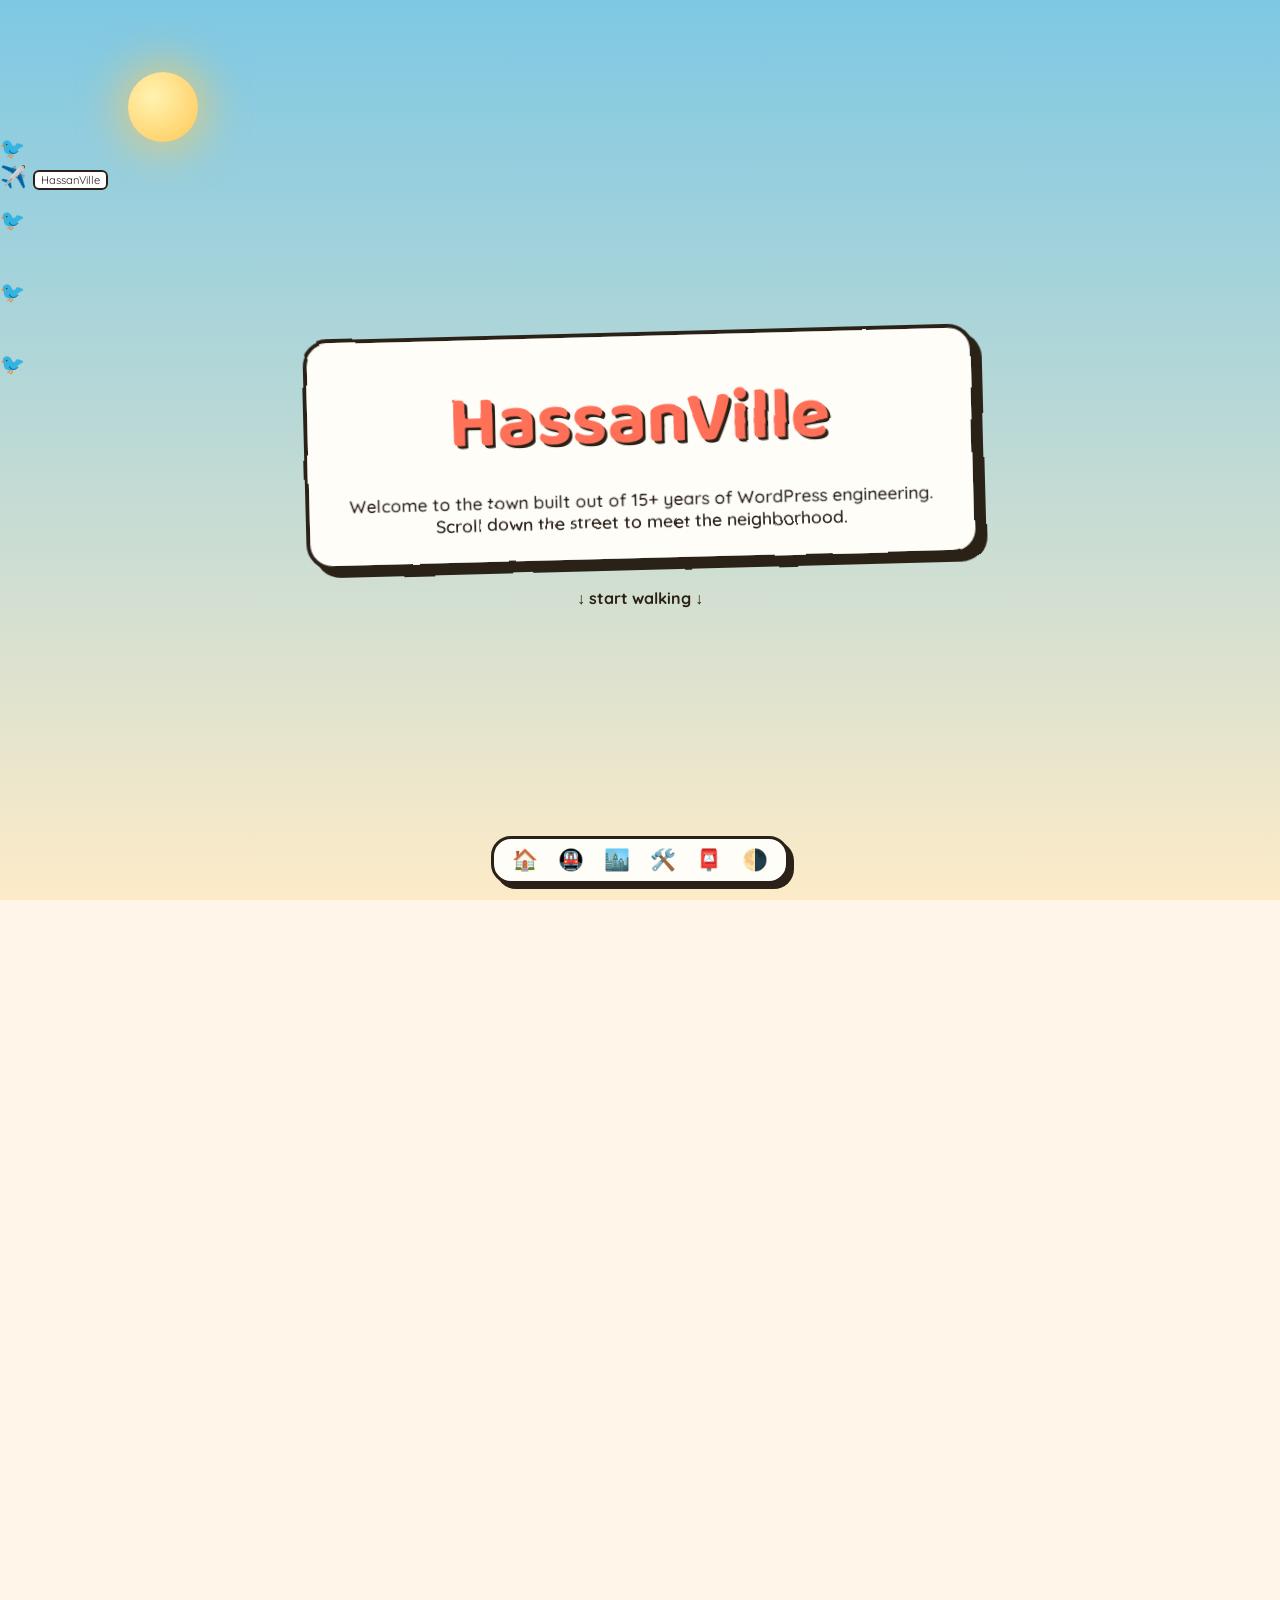
<file: toons-folio/index.html>
<!DOCTYPE html>
<html lang="en">
<head>
<meta charset="UTF-8">
<meta name="viewport" content="width=device-width, initial-scale=1.0">
<title>HassanVille — Muhammad Hassan Raza</title>
<link rel="preconnect" href="https://fonts.googleapis.com">
<link href="https://fonts.googleapis.com/css2?family=Baloo+2:wght@500;700;800&family=Quicksand:wght@500;600;700&display=swap" rel="stylesheet">
<style>
  :root{
    --ink:#2B2118;
    --cream:#FFF6E9;
    --coral:#FF6F59;
    --mustard:#FFC857;
    --teal:#2EC4B6;
    --plum:#6A4C93;
    --sky-top-day:#7EC8E3;
    --sky-bot-day:#FDEBC8;
    --sky-top-night:#0B1440;
    --sky-bot-night:#3A2151;
    --paper:#FFFDF7;
    --shadow: rgba(43,33,24,0.25);
    --text:#2B2118;
    --text-soft:rgba(43,33,24,.85);
  }
  body.night{ --text:#FFF6E9; --text-soft:rgba(255,246,233,.85); }
  *{box-sizing:border-box;}
  html,body{margin:0;padding:0;height:100%;background:var(--cream);font-family:'Quicksand',sans-serif;color:var(--ink);overflow-x:hidden;transition:color .6s ease;}
  h1,h2,h3,.display{font-family:'Baloo 2',cursive;}
  .wobble{filter:url(#wobble);}
  ::selection{background:var(--mustard);}

  /* ---------- SKY (fixed backdrop) ---------- */
  #sky{
    position:fixed; inset:0; z-index:0;
    background:linear-gradient(to bottom, var(--sky-top-day), var(--sky-bot-day));
    transition:background 4s ease;
    overflow:hidden;
  }
  body.night #sky{ background:linear-gradient(to bottom, var(--sky-top-night), var(--sky-bot-night)); }
  #stars{ position:absolute; inset:0; opacity:0; transition:opacity 4s ease; }
  body.night #stars{ opacity:1; }
  .star{ position:absolute; width:3px;height:3px;background:#fff;border-radius:50%; animation:twinkle 3s ease-in-out infinite; }
  @keyframes twinkle{ 0%,100%{opacity:.2;} 50%{opacity:1;} }

  #sunmoon{
    position:absolute; width:70px; height:70px; border-radius:50%;
    top:8%; left:10%;
    background: radial-gradient(circle at 35% 35%, #FFF3B0, var(--mustard));
    box-shadow:0 0 40px 10px rgba(255,200,87,.6);
    animation: arc 60s linear infinite;
  }
  body.night #sunmoon{
    background: radial-gradient(circle at 35% 35%, #fdfdfd, #cfd6e6);
    box-shadow:0 0 30px 6px rgba(255,255,255,.35);
  }
  @keyframes arc{
    0%{ left:2%; top:30%; }
    50%{ left:50%; top:4%; }
    100%{ left:98%; top:30%; }
  }

  .cloud{ position:absolute; opacity:.9; animation:drift linear infinite; }
  @keyframes drift{ from{transform:translateX(0);} to{transform:translateX(-120vw);} }

  .bird{ position:absolute; animation:flap 1.4s ease-in-out infinite, driftbird 22s linear infinite; }
  @keyframes flap{ 0%,100%{transform:scaleY(1);} 50%{transform:scaleY(.6);} }
  @keyframes driftbird{ from{transform:translateX(120vw);} to{transform:translateX(-30vw);} }

  .plane{ position:absolute; top:18%; animation: planefly 40s linear infinite; }
  @keyframes planefly{ from{transform:translateX(-20vw);} to{transform:translateX(120vw);} }

  .kite{ position:absolute; animation: swing 4s ease-in-out infinite; }
  @keyframes swing{ 0%,100%{transform:rotate(-6deg);} 50%{transform:rotate(6deg);} }

  /* ---------- WORLD / STREET ---------- */
  #world{ position:relative; z-index:1; }
  .paused *{ animation-play-state:paused !important; }

  header.hero{
    min-height:100vh; display:flex; flex-direction:column; align-items:center; justify-content:center;
    text-align:center; position:relative; padding:20px;
  }
  .signboard{
    background:var(--paper); border:4px solid var(--ink); border-radius:26px;
    padding:26px 40px; box-shadow:8px 8px 0 var(--ink);
    transform:rotate(-1.5deg);
  }
  .signboard h1{ font-size:clamp(2.4rem,7vw,4.6rem); margin:0; color:var(--coral); text-shadow:3px 3px 0 var(--ink); }
  .signboard p{ font-size:1.1rem; margin:8px 0 0; font-weight:600; }
  .scroll-hint{ margin-top:26px; font-weight:700; animation: bob 1.6s ease-in-out infinite; color:var(--text); transition:color .6s ease; }
  @keyframes bob{ 0%,100%{transform:translateY(0);} 50%{transform:translateY(10px);} }

  section{ position:relative; padding:80px 6vw 120px; }
  .section-title{ text-align:center; font-size:clamp(1.8rem,4vw,2.8rem); margin-bottom:8px; color:var(--text); transition:color .6s ease; text-shadow:0 1px 0 rgba(255,255,255,.15); }
  .section-sub{ text-align:center; max-width:640px; margin:0 auto 50px; font-weight:600; color:var(--text-soft); transition:color .6s ease; }

  .ground{
    position:absolute; left:0; right:0; bottom:0; height:70px;
    background:repeating-linear-gradient(90deg, var(--teal) 0 60px, #23a396 60px 64px);
    border-top:4px solid var(--ink);
  }

  /* ---------- CHARACTER ---------- */
  .hassan-walk{ position:absolute; bottom:74px; width:70px; animation: walkacross 26s linear infinite; cursor:pointer; }
  @keyframes walkacross{ from{ left:-80px; } to{ left:110%; } }
  .hassan-walk .legs{ animation: stride .5s linear infinite; transform-origin:center top; }
  @keyframes stride{ 0%,100%{transform:rotate(8deg);} 50%{transform:rotate(-8deg);} }

  /* ---------- NPCs ---------- */
  .npc{ position:absolute; bottom:74px; animation: walkacross linear infinite; }
  .npc .legs{ animation: stride .45s linear infinite; }
  .speech{ position:absolute; top:-34px; left:50%; transform:translateX(-50%); background:#fff; border:3px solid var(--ink); border-radius:10px; padding:2px 8px; font-size:.65rem; font-weight:700; white-space:nowrap; }

  /* ---------- BUILDINGS ---------- */
  .street-row{ display:flex; flex-wrap:wrap; gap:36px; justify-content:center; position:relative; z-index:2; }
  .building{ cursor:pointer; transition: transform .25s cubic-bezier(.34,1.56,.64,1); text-align:center; width:220px; }
  .building:hover{ transform:translateY(-10px) scale(1.04); }
  .building svg{ width:100%; height:auto; display:block; }
  .building .label{ margin-top:10px; font-family:'Baloo 2'; font-weight:700; font-size:1.05rem; background:var(--paper); border:3px solid var(--ink); border-radius:14px; padding:6px 10px; box-shadow:4px 4px 0 var(--ink); }
  .building .role{ font-size:.72rem; font-weight:600; color:var(--text-soft); transition:color .6s ease; margin-top:2px; }
  .win{ animation: glow 3.4s ease-in-out infinite; }
  @keyframes glow{ 0%,100%{ fill-opacity:.35; } 50%{ fill-opacity:.85; } }
  body.night .win{ fill:#FFE9A8 !important; }
  body:not(.night) .win{ fill:#bfe9ff; }

  /* ---------- SKILL SHOPS ---------- */
  .shop{ position:relative; }
  .shop .hoverfx{ position:absolute; top:-30px; left:50%; transform:translateX(-50%) scale(.6); opacity:0; font-size:1.6rem; transition:.25s; pointer-events:none;}
  .shop:hover .hoverfx{ opacity:1; transform:translateX(-50%) scale(1) translateY(-8px); }

  /* ---------- SUBWAY ---------- */
  .subway-wrap{ position:relative; background:var(--paper); border:4px solid var(--ink); border-radius:24px; padding:50px 30px 30px; box-shadow:8px 8px 0 var(--ink); max-width:900px; margin:0 auto; overflow:hidden; }
  .track{ position:relative; height:8px; background:var(--ink); border-radius:4px; margin:60px 20px 90px; }
  .stop{ position:absolute; top:-10px; width:28px; height:28px; border-radius:50%; background:var(--mustard); border:4px solid var(--ink); transform:translateX(-50%); }
  .stop-label{ position:absolute; top:26px; width:170px; left:50%; transform:translateX(-50%); text-align:center; }
  .stop-label b{ display:block; font-family:'Baloo 2'; color:var(--coral); }
  .train{ position:absolute; top:-16px; width:44px; height:22px; background:var(--teal); border:3px solid var(--ink); border-radius:8px; animation: chug 9s ease-in-out infinite; }
  .train:after{ content:''; position:absolute; right:-6px; top:4px; width:6px;height:6px;background:var(--ink); border-radius:50%; }
  @keyframes chug{
    0%{ left:2%; } 30%{ left:48%; } 55%{ left:48%; } 85%{ left:96%; } 100%{ left:96%; }
  }

  /* ---------- MODAL ---------- */
  #overlay{ position:fixed; inset:0; background:rgba(43,33,24,.55); display:none; align-items:center; justify-content:center; z-index:50; padding:20px; }
  #overlay.show{ display:flex; }
  #modal{ background:var(--paper); border:5px solid var(--ink); border-radius:24px; max-width:480px; width:100%; padding:28px; box-shadow:10px 10px 0 var(--ink); position:relative; transform:scale(.8) rotate(-2deg); animation: pop .3s cubic-bezier(.34,1.56,.64,1) forwards; }
  @keyframes pop{ to{ transform:scale(1) rotate(0);} }
  #modal h3{ margin:0 0 4px; color:var(--coral); font-size:1.6rem; }
  #modal .m-role{ font-weight:700; opacity:.8; margin-bottom:10px; }
  #modal .m-tags{ display:flex; flex-wrap:wrap; gap:6px; margin-top:14px; }
  #modal .m-tags span{ background:var(--mustard); border:2px solid var(--ink); border-radius:8px; padding:2px 8px; font-size:.75rem; font-weight:700; }
  #closeModal{ position:absolute; top:10px; right:14px; font-size:1.4rem; background:none; border:none; cursor:pointer; font-weight:800; }

  /* ---------- SIGNS ---------- */
  .sign{ position:absolute; background:var(--paper); border:3px solid var(--ink); border-radius:8px; padding:4px 10px; font-size:.7rem; font-weight:700; box-shadow:3px 3px 0 var(--ink); transform:rotate(-3deg); }

  /* ---------- POST OFFICE / CONTACT ---------- */
  .postoffice{ max-width:520px; margin:0 auto; background:var(--paper); border:4px solid var(--ink); border-radius:24px; padding:30px; box-shadow:8px 8px 0 var(--ink); text-align:center; position:relative; }
  .postoffice input, .postoffice textarea{ width:100%; font-family:'Quicksand'; font-weight:600; border:3px solid var(--ink); border-radius:12px; padding:10px 12px; margin-bottom:12px; font-size:.95rem; }
  .postoffice button{ font-family:'Baloo 2'; font-size:1.05rem; background:var(--coral); color:#fff; border:3px solid var(--ink); border-radius:14px; padding:10px 26px; cursor:pointer; box-shadow:4px 4px 0 var(--ink); transition:.15s; }
  .postoffice button:hover{ transform:translateY(-2px); }
  #envelope{ position:fixed; width:44px; font-size:1.8rem; z-index:60; display:none; pointer-events:none; }
  #envelope.fly{ display:block; animation: flyaway 1.8s ease-in forwards; }
  @keyframes flyaway{ from{ transform:translate(0,0) scale(1) rotate(0);} to{ transform:translate(var(--dx,60vw), var(--dy,-40vh)) scale(.3) rotate(360deg); opacity:0; } }

  /* ---------- DOCK NAV ---------- */
  #dock{ position:fixed; bottom:16px; left:50%; transform:translateX(-50%); z-index:40; display:flex; gap:8px; background:var(--paper); border:3px solid var(--ink); border-radius:20px; padding:8px 12px; box-shadow:5px 5px 0 var(--ink); }
  #dock button{ background:none; border:none; font-size:1.3rem; cursor:pointer; transition:.15s; }
  #dock button:hover{ transform:translateY(-6px) scale(1.2); }

  #toast{ position:fixed; top:20px; left:50%; transform:translateX(-50%); background:var(--ink); color:#fff; padding:10px 20px; border-radius:14px; font-weight:700; z-index:70; opacity:0; transition:.3s; pointer-events:none; }
  #toast.show{ opacity:1; top:30px; }

  footer{ text-align:center; padding:40px; font-weight:700; color:var(--text-soft); transition:color .6s ease; position:relative; z-index:2; }

  @media(max-width:640px){ .building{ width:150px; } .signboard{padding:18px 22px;} }
</style>
</head>
<body>

<svg width="0" height="0">
  <filter id="wobble">
    <feTurbulence type="fractalNoise" baseFrequency="0.012" numOctaves="2" result="noise" seed="7"/>
    <feDisplacementMap in="SourceGraphic" in2="noise" scale="3"/>
  </filter>
</svg>

<div id="sky">
  <div id="stars"></div>
  <div id="sunmoon"></div>
</div>

<div id="toast"></div>
<div id="envelope">✉️</div>

<div id="world">

  <!-- HERO -->
  <header class="hero">
    <div class="signboard wobble">
      <h1>HassanVille</h1>
      <p>Welcome to the town built out of 15+ years of WordPress engineering.<br>Scroll down the street to meet the neighborhood.</p>
    </div>
    <div class="scroll-hint">↓ start walking ↓</div>
  </header>

  <!-- MY OFFICE / ABOUT -->
  <section id="office">
    <h2 class="section-title">My Office</h2>
    <p class="section-sub">Muhammad Hassan Raza — Senior WordPress Engineer, Plugin Architect, Security Researcher &amp; Product Builder, working from Pakistan, remote worldwide.</p>
    <div class="street-row">
      <div class="building" onclick="openModal('office')">
        <svg viewBox="0 0 200 220" class="wobble">
          <rect x="20" y="60" width="160" height="150" rx="10" fill="#F4EBDD" stroke="#2B2118" stroke-width="5"/>
          <rect x="20" y="60" width="160" height="18" fill="#6A4C93" stroke="#2B2118" stroke-width="5"/>
          <rect x="45" y="95" width="35" height="30" rx="4" class="win" fill="#bfe9ff" stroke="#2B2118" stroke-width="4"/>
          <rect x="120" y="95" width="35" height="30" rx="4" class="win" fill="#bfe9ff" stroke="#2B2118" stroke-width="4"/>
          <rect x="82" y="150" width="36" height="55" fill="#FF6F59" stroke="#2B2118" stroke-width="5"/>
          <circle cx="107" cy="178" r="3" fill="#2B2118"/>
          <polygon points="10,60 100,15 190,60" fill="#FFC857" stroke="#2B2118" stroke-width="5" stroke-linejoin="round"/>
        </svg>
        <div class="label">The Office</div>
        <div class="role">15+ yrs · 50+ products</div>
      </div>
    </div>
  </section>

  <!-- CAREER SUBWAY -->
  <section id="career">
    <h2 class="section-title">Career Line</h2>
    <p class="section-sub">Every stop on the map is a real chapter — hop the train and ride the timeline.</p>
    <div class="subway-wrap">
      <div class="track">
        <div class="stop" style="left:4%"></div>
        <div class="stop-label" style="left:4%"><b>2010</b>960Development<br>Co-Founder, Senior PM</div>
        <div class="stop" style="left:50%"></div>
        <div class="stop-label" style="left:50%"><b>2010 — Present</b>InspiryThemes<br>Senior Dev → Products Lead</div>
        <div class="stop" style="left:96%"></div>
        <div class="stop-label" style="left:96%"><b>2026 — Present</b>Elevoire<br>Founder, Products Builder</div>
        <div class="train wobble"></div>
      </div>
    </div>
  </section>

  <!-- PORTFOLIO BUILDINGS -->
  <section id="portfolio">
    <h2 class="section-title">Downtown Portfolio</h2>
    <p class="section-sub">Products aren't cards here — they're buildings you can walk into.</p>
    <div class="street-row" style="position:relative;">

      <div class="building" onclick="openModal('realhomes')">
        <svg viewBox="0 0 200 220" class="wobble">
          <rect x="15" y="70" width="170" height="140" fill="#FF6F59" stroke="#2B2118" stroke-width="5"/>
          <rect x="15" y="70" width="170" height="16" fill="#2B2118"/>
          <rect x="30" y="100" width="30" height="26" rx="4" class="win" fill="#bfe9ff" stroke="#2B2118" stroke-width="4"/>
          <rect x="85" y="100" width="30" height="26" rx="4" class="win" fill="#bfe9ff" stroke="#2B2118" stroke-width="4"/>
          <rect x="140" y="100" width="30" height="26" rx="4" class="win" fill="#bfe9ff" stroke="#2B2118" stroke-width="4"/>
          <rect x="82" y="150" width="36" height="60" fill="#FFC857" stroke="#2B2118" stroke-width="5"/>
          <path d="M15 70 L100 25 L185 70" fill="none" stroke="#2B2118" stroke-width="6" stroke-linejoin="round"/>
          <text x="100" y="55" text-anchor="middle" font-family="Baloo 2" font-size="14" fill="#2B2118">🏠</text>
        </svg>
        <div class="label">RealHomes Realty</div>
        <div class="role">Sr. WordPress Dev · 11+ yrs</div>
      </div>

      <div class="building" onclick="openModal('medicalpress')">
        <svg viewBox="0 0 200 220" class="wobble">
          <rect x="20" y="55" width="160" height="155" fill="#FFF6E9" stroke="#2B2118" stroke-width="5"/>
          <rect x="20" y="55" width="160" height="16" fill="#2EC4B6"/>
          <rect x="35" y="85" width="24" height="24" rx="4" class="win" fill="#bfe9ff" stroke="#2B2118" stroke-width="4"/>
          <rect x="88" y="85" width="24" height="24" rx="4" class="win" fill="#bfe9ff" stroke="#2B2118" stroke-width="4"/>
          <rect x="141" y="85" width="24" height="24" rx="4" class="win" fill="#bfe9ff" stroke="#2B2118" stroke-width="4"/>
          <rect x="35" y="130" width="24" height="24" rx="4" class="win" fill="#bfe9ff" stroke="#2B2118" stroke-width="4"/>
          <rect x="141" y="130" width="24" height="24" rx="4" class="win" fill="#bfe9ff" stroke="#2B2118" stroke-width="4"/>
          <rect x="82" y="160" width="36" height="50" fill="#6A4C93" stroke="#2B2118" stroke-width="5"/>
          <rect x="93" y="95" width="14" height="36" fill="#FF6F59" stroke="#2B2118" stroke-width="3"/>
          <rect x="82" y="106" width="36" height="14" fill="#FF6F59" stroke="#2B2118" stroke-width="3"/>
        </svg>
        <div class="label">MedicalPress</div>
        <div class="role">Product Lead · 12 yrs</div>
      </div>

      <div class="building" onclick="openModal('recipepress')">
        <svg viewBox="0 0 200 220" class="wobble">
          <rect x="20" y="70" width="160" height="140" fill="#FFC857" stroke="#2B2118" stroke-width="5"/>
          <path d="M15 70 Q100 30 185 70" fill="#FF6F59" stroke="#2B2118" stroke-width="5"/>
          <rect x="35" y="100" width="130" height="30" rx="6" class="win" fill="#bfe9ff" stroke="#2B2118" stroke-width="4"/>
          <rect x="82" y="150" width="36" height="60" fill="#2EC4B6" stroke="#2B2118" stroke-width="5"/>
          <text x="100" y="122" text-anchor="middle" font-size="18">☕🍳</text>
        </svg>
        <div class="label">RecipePress Café</div>
        <div class="role">Product Lead · 10 yrs</div>
      </div>

      <div class="building" onclick="openModal('elevoire')">
        <svg viewBox="0 0 200 260" class="wobble">
          <rect x="55" y="30" width="90" height="200" fill="#2B2118" stroke="#2B2118" stroke-width="5"/>
          <rect x="55" y="30" width="90" height="200" fill="#3a2e22"/>
          <rect x="65" y="45" width="18" height="18" rx="3" class="win" fill="#bfe9ff" stroke="#FFC857" stroke-width="3"/>
          <rect x="91" y="45" width="18" height="18" rx="3" class="win" fill="#bfe9ff" stroke="#FFC857" stroke-width="3"/>
          <rect x="117" y="45" width="18" height="18" rx="3" class="win" fill="#bfe9ff" stroke="#FFC857" stroke-width="3"/>
          <rect x="65" y="75" width="18" height="18" rx="3" class="win" fill="#bfe9ff" stroke="#FFC857" stroke-width="3"/>
          <rect x="91" y="75" width="18" height="18" rx="3" class="win" fill="#bfe9ff" stroke="#FFC857" stroke-width="3"/>
          <rect x="117" y="75" width="18" height="18" rx="3" class="win" fill="#bfe9ff" stroke="#FFC857" stroke-width="3"/>
          <rect x="65" y="105" width="18" height="18" rx="3" class="win" fill="#bfe9ff" stroke="#FFC857" stroke-width="3"/>
          <rect x="91" y="105" width="18" height="18" rx="3" class="win" fill="#bfe9ff" stroke="#FFC857" stroke-width="3"/>
          <rect x="117" y="105" width="18" height="18" rx="3" class="win" fill="#bfe9ff" stroke="#FFC857" stroke-width="3"/>
          <rect x="82" y="180" width="36" height="50" fill="#FF6F59" stroke="#2B2118" stroke-width="5"/>
          <polygon points="55,30 100,5 145,30" fill="#FFC857" stroke="#2B2118" stroke-width="5"/>
          <circle cx="100" cy="0" r="5" fill="#FF6F59" stroke="#2B2118" stroke-width="3"/>
        </svg>
        <div class="label">Elevoire HQ</div>
        <div class="role">Founder · 2026 — Present</div>
      </div>

      <!-- funny signs scattered -->
      <div class="sign" style="position:absolute; bottom:-40px; left:6%;">🗑️ Legacy Code</div>
      <div class="sign" style="position:absolute; bottom:-60px; right:10%;">Ctrl + 🍕</div>
    </div>
  </section>

  <!-- SKILLS DISTRICT -->
  <section id="skills">
    <h2 class="section-title">Skills District</h2>
    <p class="section-sub">Each shopfront is a slice of the toolbox — hover to see what's cooking.</p>
    <div class="street-row">
      <div class="building shop" onclick="openModal('phpshop')">
        <div class="hoverfx">🐘</div>
        <svg viewBox="0 0 200 200" class="wobble">
          <rect x="25" y="60" width="150" height="130" fill="#6A4C93" stroke="#2B2118" stroke-width="5"/>
          <rect x="25" y="60" width="150" height="16" fill="#FFC857"/>
          <rect x="45" y="90" width="35" height="35" class="win" fill="#bfe9ff" stroke="#2B2118" stroke-width="4"/>
          <rect x="120" y="90" width="35" height="35" class="win" fill="#bfe9ff" stroke="#2B2118" stroke-width="4"/>
          <rect x="85" y="140" width="30" height="50" fill="#FF6F59" stroke="#2B2118" stroke-width="4"/>
        </svg>
        <div class="label">PHP &amp; WP Workshop</div>
        <div class="role">PHP8 · Core · WooCommerce · REST · WP-CLI</div>
      </div>
      <div class="building shop" onclick="openModal('jslab')">
        <div class="hoverfx">⚡</div>
        <svg viewBox="0 0 200 200" class="wobble">
          <rect x="25" y="60" width="150" height="130" fill="#FFC857" stroke="#2B2118" stroke-width="5"/>
          <rect x="25" y="60" width="150" height="16" fill="#2B2118"/>
          <rect x="45" y="90" width="35" height="35" class="win" fill="#bfe9ff" stroke="#2B2118" stroke-width="4"/>
          <rect x="120" y="90" width="35" height="35" class="win" fill="#bfe9ff" stroke="#2B2118" stroke-width="4"/>
          <rect x="85" y="140" width="30" height="50" fill="#2EC4B6" stroke="#2B2118" stroke-width="4"/>
        </svg>
        <div class="label">JavaScript Lab</div>
        <div class="role">JS · React · Next.js · CSS3 · Tailwind</div>
      </div>
      <div class="building shop" onclick="openModal('serverdepot')">
        <div class="hoverfx">🗄️</div>
        <svg viewBox="0 0 200 200" class="wobble">
          <rect x="25" y="60" width="150" height="130" fill="#2EC4B6" stroke="#2B2118" stroke-width="5"/>
          <rect x="25" y="60" width="150" height="16" fill="#2B2118"/>
          <rect x="45" y="90" width="35" height="35" class="win" fill="#bfe9ff" stroke="#2B2118" stroke-width="4"/>
          <rect x="120" y="90" width="35" height="35" class="win" fill="#bfe9ff" stroke="#2B2118" stroke-width="4"/>
          <rect x="85" y="140" width="30" height="50" fill="#6A4C93" stroke="#2B2118" stroke-width="4"/>
        </svg>
        <div class="label">Server Depot</div>
        <div class="role">MySQL · Redis · Linux · Nginx · Docker</div>
      </div>
      <div class="building shop" onclick="openModal('secoffice')">
        <div class="hoverfx">🐛🥅</div>
        <svg viewBox="0 0 200 200" class="wobble">
          <rect x="25" y="60" width="150" height="130" fill="#FF6F59" stroke="#2B2118" stroke-width="5"/>
          <rect x="25" y="60" width="150" height="16" fill="#2B2118"/>
          <rect x="45" y="90" width="35" height="35" class="win" fill="#bfe9ff" stroke="#2B2118" stroke-width="4"/>
          <rect x="120" y="90" width="35" height="35" class="win" fill="#bfe9ff" stroke="#2B2118" stroke-width="4"/>
          <rect x="85" y="140" width="30" height="50" fill="#FFC857" stroke="#2B2118" stroke-width="4"/>
        </svg>
        <div class="label">Security Office</div>
        <div class="role">Audits · Perf Tuning · CI/CD · Strategy</div>
      </div>
    </div>
  </section>

  <!-- CONTACT: POST OFFICE -->
  <section id="contact">
    <h2 class="section-title">Post Office</h2>
    <p class="section-sub">Drop a letter in the mailbox — a bird will fly it straight to my desk.</p>
    <div class="postoffice">
      <div style="font-size:2.6rem; margin-bottom:6px;">📮</div>
      <input id="pname" placeholder="Your name">
      <input id="pemail" placeholder="Your email">
      <textarea id="pmsg" rows="3" placeholder="What are we building?"></textarea>
      <button onclick="mailIt()">Send the letter 🐦</button>
      <p style="margin-top:16px; font-weight:700; font-size:.85rem;">
        or reach me directly — <a href="mailto:me@hassan-raza.com">me@hassan-raza.com</a> ·
        <a href="https://github.com/hassanrazmy" target="_blank">GitHub</a> ·
        <a href="https://pk.linkedin.com/in/muhammad-hassan-raza-67838716a" target="_blank">LinkedIn</a> ·
        <a href="https://x.com/hassanazmy" target="_blank">X</a>
      </p>
    </div>
  </section>

  <footer>{ HR } — Building HassanVille from heart. Type "sudo", "coffee" or "wordpress" for a surprise.</footer>
</div>

<div id="dock">
  <button onclick="jump('office')" title="My Office">🏠</button>
  <button onclick="jump('career')" title="Career Line">🚇</button>
  <button onclick="jump('portfolio')" title="Portfolio">🏙️</button>
  <button onclick="jump('skills')" title="Skills">🛠️</button>
  <button onclick="jump('contact')" title="Contact">📮</button>
  <button onclick="toggleDayNight()" title="Toggle day/night">🌗</button>
</div>

<div id="overlay" onclick="if(event.target===this) closeModal()">
  <div id="modal">
    <button id="closeModal" onclick="closeModal()">✕</button>
    <div id="modalBody"></div>
  </div>
</div>

<script>
// ---------------- DATA ----------------
const DATA = {
  office: { title:"The Office", role:"Muhammad Hassan Raza — Senior WordPress Engineer, Plugin Architect, Security Researcher, Product Builder", desc:"Pakistan, remote worldwide. 15+ years experience, 50+ products built, 200+ sites secured. Works best where the code carries real business weight — architecture, WooCommerce workflows, performance ceilings and security-sensitive features.", tags:["Architecture","Security","Performance","Product Strategy"] },
  realhomes: { title:"RealHomes Realty", role:"Senior WordPress Developer · 11+ years", desc:"One of the most established premium real-estate WordPress themes on the market, trusted by thousands of agents and agencies worldwide.", tags:["WordPress","Real Estate","Elementor Widgets","Search Systems"] },
  medicalpress: { title:"MedicalPress Hospital", role:"Product Lead · 12 years", desc:"A premium WordPress theme built for hospitals, clinics, doctors, dentists and healthcare providers — led as a core contributor across its life.", tags:["WordPress","Healthcare","Product Lead"] },
  recipepress: { title:"RecipePress Café", role:"Product Lead · 10 years", desc:"A premium WordPress theme serving hotels, restaurants, cafés and personal recipe blogs.", tags:["WordPress","Hospitality","Product Lead"] },
  elevoire: { title:"Elevoire HQ", role:"Founder, Products Builder · 2026 — Present", desc:"Building product-led software businesses across WordPress, SaaS, FinTech and cybersecurity — setting product vision, architecture and technical strategy, and running the Security & Maintenance division.", tags:["Founder","SaaS","FinTech","Security"] },
  phpshop: { title:"PHP & WordPress Workshop", role:"Core toolkit", desc:"PHP 8+, WordPress Core, custom plugin architecture, WooCommerce, REST API and WP-CLI — the daily-driver stack behind fifteen years of releases.", tags:["PHP 8+","WordPress Core","WooCommerce","REST API","WP-CLI"] },
  jslab: { title:"JavaScript Lab", role:"Frontend toolkit", desc:"JavaScript, React, Next.js, HTML5, CSS3 and Tailwind CSS — for the parts of the product that live in the browser.", tags:["JavaScript","React","Next.js","Tailwind"] },
  serverdepot: { title:"Server Depot", role:"Data & infrastructure", desc:"MySQL, MariaDB, Redis, Linux, Nginx and Docker — keeping products fast and reliable under real traffic.", tags:["MySQL","Redis","Linux","Nginx","Docker"] },
  secoffice: { title:"Security Office", role:"Practice", desc:"Security audits, performance tuning, code review, CI/CD and technical leadership — the discipline that decides whether a platform ages gracefully.", tags:["Security Audits","Performance","Code Review","CI/CD"] },
};

function openModal(key){
  const d = DATA[key]; if(!d) return;
  document.getElementById('modalBody').innerHTML = `
    <h3>${d.title}</h3>
    <div class="m-role">${d.role}</div>
    <p>${d.desc}</p>
    <div class="m-tags">${d.tags.map(t=>`<span>${t}</span>`).join('')}</div>
  `;
  document.getElementById('overlay').classList.add('show');
}
function closeModal(){ document.getElementById('overlay').classList.remove('show'); }

function jump(id){ document.getElementById(id).scrollIntoView({behavior:'smooth', block:'start'}); }

// ---------------- DAY / NIGHT ----------------
let auto = true;
function toggleDayNight(){ auto=false; document.body.classList.toggle('night'); }
setInterval(()=>{ if(auto) document.body.classList.toggle('night'); }, 45000);

// ---------------- BACKGROUND SCENERY ----------------
function makeCloud(top, size, dur, delay){
  const c = document.createElement('div');
  c.className='cloud';
  c.style.top = top+'%'; c.style.left='100%';
  c.style.animationDuration = dur+'s'; c.style.animationDelay = delay+'s';
  c.innerHTML = `<svg width="${size}" height="${size*0.5}" viewBox="0 0 100 50"><ellipse cx="30" cy="30" rx="28" ry="18" fill="#fff"/><ellipse cx="60" cy="22" rx="22" ry="16" fill="#fff"/><ellipse cx="80" cy="32" rx="18" ry="14" fill="#fff"/></svg>`;
  document.getElementById('sky').appendChild(c);
}
for(let i=0;i<6;i++) makeCloud(5+i*12, 90+Math.random()*60, 50+Math.random()*30, -i*8);

function makeBird(top, dur, delay){
  const b=document.createElement('div');
  b.className='bird'; b.style.top=top+'%'; b.style.animationDuration=dur+'s'; b.style.animationDelay=delay+'s';
  b.innerHTML = '🐦';
  b.style.fontSize='20px';
  document.getElementById('sky').appendChild(b);
}
for(let i=0;i<4;i++) makeBird(15+i*8, 18+Math.random()*10, -i*5);

const plane = document.createElement('div');
plane.className='plane'; plane.innerHTML='✈️ <span style="font-size:.7rem;background:#fff;border:2px solid #2B2118;border-radius:6px;padding:1px 6px;">HassanVille</span>';
plane.style.fontSize='22px';
document.getElementById('sky').appendChild(plane);

for(let i=0;i<80;i++){
  const s=document.createElement('div'); s.className='star';
  s.style.left=Math.random()*100+'%'; s.style.top=Math.random()*70+'%';
  s.style.animationDelay=Math.random()*3+'s';
  document.getElementById('stars').appendChild(s);
}

// ---------------- WALKING CHARACTERS ----------------
function svgPerson(headColor, bodyColor){
  return `<svg viewBox="0 0 60 90" width="60"><circle cx="30" cy="18" r="14" fill="${headColor}" stroke="#2B2118" stroke-width="4"/>
  <rect x="16" y="32" width="28" height="34" rx="8" fill="${bodyColor}" stroke="#2B2118" stroke-width="4"/>
  <g class="legs"><rect x="18" y="64" width="8" height="20" fill="#2B2118"/><rect x="34" y="64" width="8" height="20" fill="#2B2118"/></g></svg>`;
}
function addNPC(label, headColor, bodyColor, bottomSection, dur, delay){
  const el = document.createElement('div');
  el.className='npc'; el.style.animationDuration=dur+'s'; el.style.animationDelay=delay+'s';
  el.innerHTML = svgPerson(headColor, bodyColor) + `<div class="speech">${label}</div>`;
  bottomSection.appendChild(el);
}
document.querySelectorAll('section').forEach((sec,i)=>{
  sec.style.position='relative';
});
const officeSec = document.getElementById('portfolio');
addNPC('Move it 2px left', '#FFD9B3', '#6A4C93', officeSec, 24, 2);
addNPC('Ctrl+S… Ctrl+S…', '#F2C79A', '#2EC4B6', officeSec, 30, 10);

// Hassan main character
const hassan = document.createElement('div');
hassan.className='hassan-walk';
hassan.innerHTML = svgPerson('#F2C79A', '#FF6F59');
hassan.title = 'Wave hello!';
hassan.onclick = ()=> showToast("👋 Hey, I'm Hassan — thanks for exploring HassanVille!");
document.getElementById('office').appendChild(hassan);

// ---------------- CONTACT / MAIL ----------------
function mailIt(){
  const name = document.getElementById('pname').value.trim();
  const btn = event.target;
  const rect = btn.getBoundingClientRect();
  const env = document.getElementById('envelope');
  env.style.left = rect.left+'px'; env.style.top = rect.top+'px';
  env.style.setProperty('--dx', (window.innerWidth*0.3)+'px');
  env.style.setProperty('--dy', (-window.innerHeight*0.6)+'px');
  env.classList.remove('fly'); void env.offsetWidth; env.classList.add('fly');
  setTimeout(()=>{
    showToast(name ? `📬 Thanks ${name} — the bird delivered your letter!` : "📬 The bird delivered your letter!");
  }, 1700);
}

function showToast(msg){
  const t = document.getElementById('toast');
  t.textContent = msg; t.classList.add('show');
  clearTimeout(window._toastTimer);
  window._toastTimer = setTimeout(()=>t.classList.remove('show'), 3200);
}

// ---------------- EASTER EGGS ----------------
let typed='';
window.addEventListener('keydown', (e)=>{
  if(e.key.length>1) return;
  typed = (typed + e.key).slice(-10).toLowerCase();
  if(typed.endsWith('sudo')){ showToast('🔓 sudo granted: you found the developer room.'); }
  if(typed.endsWith('coffee')){ rainBeans(); showToast('☕ Coffee rain activated!'); }
  if(typed.endsWith('wordpress')){ showToast('🎉 The plugin buildings are celebrating!'); document.querySelectorAll('#portfolio .building').forEach(b=>{ b.style.transform='translateY(-12px) rotate(-3deg)'; setTimeout(()=>b.style.transform='',600); }); }
});
function rainBeans(){
  for(let i=0;i<25;i++){
    const b=document.createElement('div');
    b.textContent='☕'; b.style.position='fixed'; b.style.top='-30px';
    b.style.left=Math.random()*100+'vw'; b.style.fontSize='18px'; b.style.zIndex=80;
    b.style.transition='top 2.2s linear, transform 2.2s linear';
    document.body.appendChild(b);
    requestAnimationFrame(()=>{ b.style.top='105vh'; b.style.transform='rotate(360deg)'; });
    setTimeout(()=>b.remove(), 2300);
  }
}
</script>
</body>
</html>
</file>
<file: cli-folio/style.css>
:root {
  --background: #171821;
  --foreground: #e1e1e6;
  --card: #1d1e2a;
  --card-foreground: #e1e1e6;
  --primary: #9cdcfe;
  --primary-foreground: #171821;
  --secondary: #222331;
  --secondary-foreground: #e1e1e6;
  --muted: #222331;
  --muted-foreground: #8a8d9d;
  --accent: #9cdcfe;
  --accent-foreground: #171821;
  --destructive: #db6165;
  --border: #2b2d42;
  --terminal-green: #9ece6a;
  --terminal-yellow: #e0af68;
  --terminal-red: #db6165;
  --terminal-blue: #7aa2f7;
  --radius: 0.4rem;
  --font-mono: ui-monospace, SFMono-Regular, Menlo, Monaco, Consolas, "Liberation Mono", "Courier New", monospace;
}

* {
  box-sizing: border-box;
  margin: 0;
  padding: 0;
  border-color: var(--border);
}

body {
  background-color: var(--background);
  color: var(--foreground);
  font-family: var(--font-mono);
  font-size: 15px;
  line-height: 1.6;
}

/* Blinking terminal cursor */
@keyframes blink {
  0%, 50% { opacity: 1; }
  50.01%, 100% { opacity: 0; }
}

.terminal-cursor {
  display: inline-block;
  width: 8px;
  height: 1em;
  background-color: var(--primary);
  animation: blink 1s steps(1) infinite;
  vertical-align: text-bottom;
}

/* Subtle scanline / CRT vignette overlay */
.crt-overlay::before {
  content: '';
  position: fixed;
  inset: 0;
  pointer-events: none;
  z-index: 50;
  background: radial-gradient(
    ellipse at center,
    transparent 60%,
    rgba(23, 24, 33, 0.4) 100%
  );
}
.crt-overlay::after {
  content: '';
  position: fixed;
  inset: 0;
  pointer-events: none;
  z-index: 50;
  opacity: 0.2;
  background: repeating-linear-gradient(
    to bottom,
    transparent 0px,
    transparent 2px,
    rgba(0, 0, 0, 0.5) 3px,
    transparent 4px
  );
}

/* Layout */
.app-container {
  display: flex;
  flex-direction: column;
  height: 100vh;
  max-width: 56rem;
  margin: 0 auto;
  padding: 1rem;
}

.terminal-window {
  display: flex;
  flex-direction: column;
  flex: 1;
  overflow: hidden;
  border-radius: var(--radius);
  border: 1px solid var(--border);
  background-color: rgba(29, 30, 42, 0.6);
  box-shadow: 0 25px 50px -12px rgba(0, 0, 0, 0.5);
  backdrop-filter: blur(4px);
}

.title-bar {
  display: flex;
  align-items: center;
  gap: 0.5rem;
  border-bottom: 1px solid var(--border);
  background-color: rgba(34, 35, 49, 0.5);
  padding: 0.6rem 1rem;
}

.title-dot {
  width: 0.75rem;
  height: 0.75rem;
  border-radius: 9999px;
}
.dot-red { background-color: var(--terminal-red); }
.dot-yellow { background-color: var(--terminal-yellow); }
.dot-green { background-color: var(--terminal-green); }

.title-text {
  margin-left: 0.5rem;
  font-size: 0.875rem;
  color: var(--muted-foreground);
}

.nav-bar {
  display: flex;
  flex-wrap: wrap;
  align-items: center;
  gap: 0.25rem;
  border-bottom: 1px solid var(--border);
  background-color: rgba(34, 35, 49, 0.3);
  padding: 0.5rem 0.75rem;
}

.nav-hint {
  font-size: 0.75rem;
  color: var(--muted-foreground);
  margin-right: 0.25rem;
}

.nav-btn {
  background: none;
  border: none;
  color: var(--muted-foreground);
  cursor: pointer;
  padding: 0.125rem 0.5rem;
  border-radius: 0.125rem;
  font-family: inherit;
  font-size: 0.875rem;
  transition: all 0.2s;
}

.nav-btn:hover {
  background-color: rgba(156, 220, 254, 0.1);
  color: var(--primary);
}

.nav-btn.clear-btn {
  margin-left: auto;
}

.terminal-body {
  flex: 1;
  overflow-y: auto;
  padding: 1rem;
  display: flex;
  flex-direction: column;
}

/* Custom scrollbar */
.terminal-body::-webkit-scrollbar {
  width: 8px;
}
.terminal-body::-webkit-scrollbar-track {
  background: transparent;
}
.terminal-body::-webkit-scrollbar-thumb {
  background: var(--border);
  border-radius: 4px;
}
.terminal-body::-webkit-scrollbar-thumb:hover {
  background: var(--muted-foreground);
}

.boot-banner {
  margin-bottom: 1rem;
}
.boot-banner pre {
  color: var(--primary);
  font-size: 0.65rem;
  line-height: 1.2;
  overflow-x: auto;
  margin-bottom: 0.75rem;
}

.history-container {
  display: flex;
  flex-direction: column;
  gap: 0.75rem;
}

.history-entry {
  display: flex;
  flex-direction: column;
  gap: 0.25rem;
}

.prompt-line {
  display: flex;
  gap: 0.25rem;
  align-items: center;
}

.prompt-text.dim { color: var(--muted-foreground); }
.prompt-text.green { color: var(--terminal-green); }
.prompt-text.blue { color: var(--terminal-blue); }

.input-container {
  display: flex;
  align-items: center;
  gap: 0.25rem;
  margin-top: 0.75rem;
}

.terminal-input {
  flex: 1;
  background: transparent;
  border: none;
  color: var(--foreground);
  font-family: inherit;
  font-size: inherit;
  outline: none;
}

.suggestions {
  margin-top: 0.25rem;
  font-size: 0.875rem;
  color: var(--muted-foreground);
}

.footer-text {
  text-align: center;
  font-size: 0.75rem;
  color: var(--muted-foreground);
  margin-top: 0.75rem;
}

/* Utility classes for command output */
.text-primary { color: var(--primary); }
.text-muted { color: var(--muted-foreground); }
.text-green { color: var(--terminal-green); }
.text-yellow { color: var(--terminal-yellow); }
.text-red { color: var(--terminal-red); }

a {
  color: var(--primary);
  text-decoration: underline;
  text-decoration-color: rgba(156, 220, 254, 0.4);
  text-underline-offset: 4px;
}
a:hover {
  text-decoration-color: var(--primary);
}

.row {
  display: flex;
  flex-direction: column;
  gap: 0.125rem;
}
@media (min-width: 640px) {
  .row {
    flex-direction: row;
    gap: 0.75rem;
  }
}
.row-label {
  width: 7rem;
  flex-shrink: 0;
  color: var(--muted-foreground);
}

.skill-group {
  display: flex;
  flex-direction: column;
  gap: 0.25rem;
  margin-bottom: 0.5rem;
}
@media (min-width: 640px) {
  .skill-group {
    flex-direction: row;
    gap: 0.75rem;
  }
}
.skill-label {
  width: 6rem;
  flex-shrink: 0;
  color: var(--muted-foreground);
}
.skill-items {
  display: flex;
  flex-wrap: wrap;
  gap: 0.5rem;
}
.skill-item {
  background-color: var(--secondary);
  color: var(--secondary-foreground);
  border: 1px solid var(--border);
  border-radius: 0.125rem;
  padding: 0.125rem 0.5rem;
  font-size: 0.875rem;
}

.project-item {
  border-left: 2px solid rgba(156, 220, 254, 0.4);
  padding-left: 0.75rem;
  margin-bottom: 1rem;
}
.project-header {
  display: flex;
  flex-wrap: wrap;
  align-items: center;
  gap: 0.5rem;
  margin-bottom: 0.25rem;
}
.project-stack {
  display: flex;
  flex-wrap: wrap;
  gap: 0.5rem;
  margin-top: 0.25rem;
}

.job-item {
  margin-bottom: 1rem;
}
.job-header {
  display: flex;
  justify-content: space-between;
  flex-wrap: wrap;
  gap: 0.5rem;
  margin-bottom: 0.25rem;
}
.job-points {
  list-style: none;
}
.job-points li {
  margin-bottom: 0.125rem;
}
</file>
